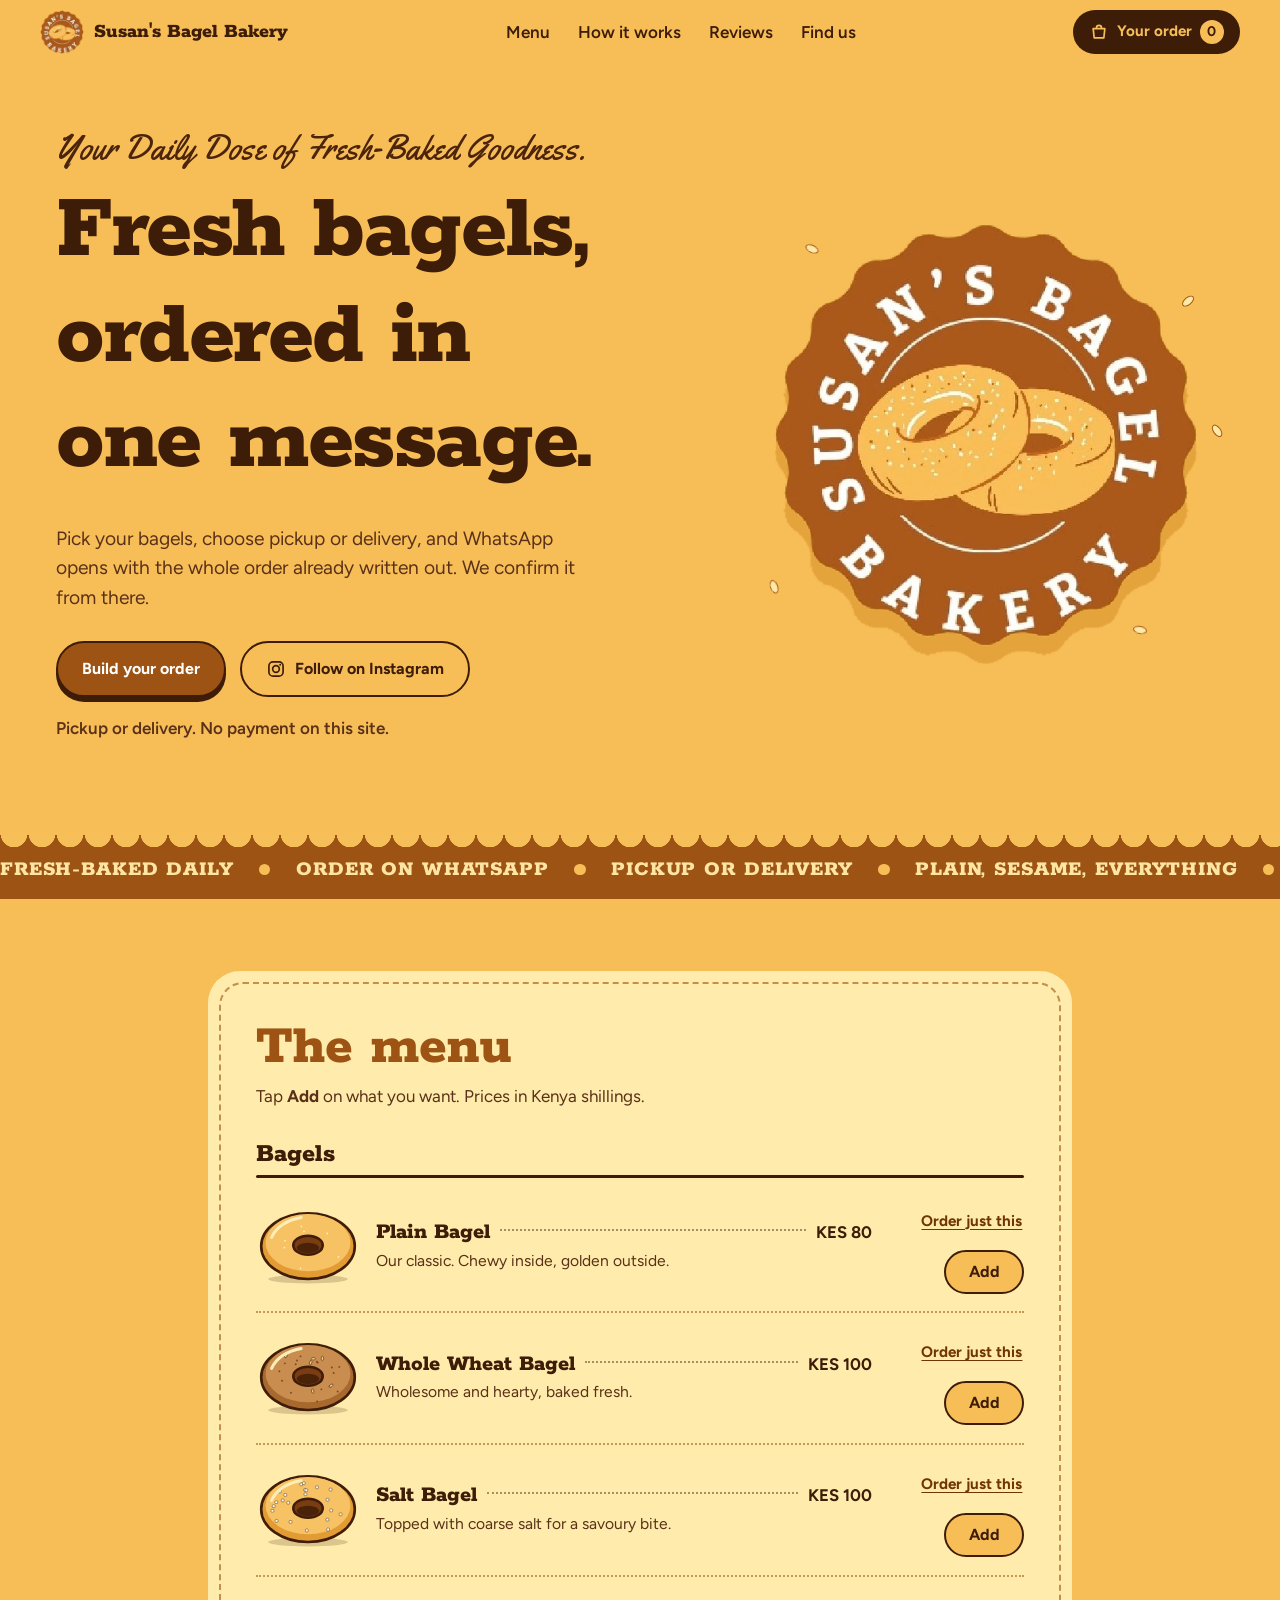
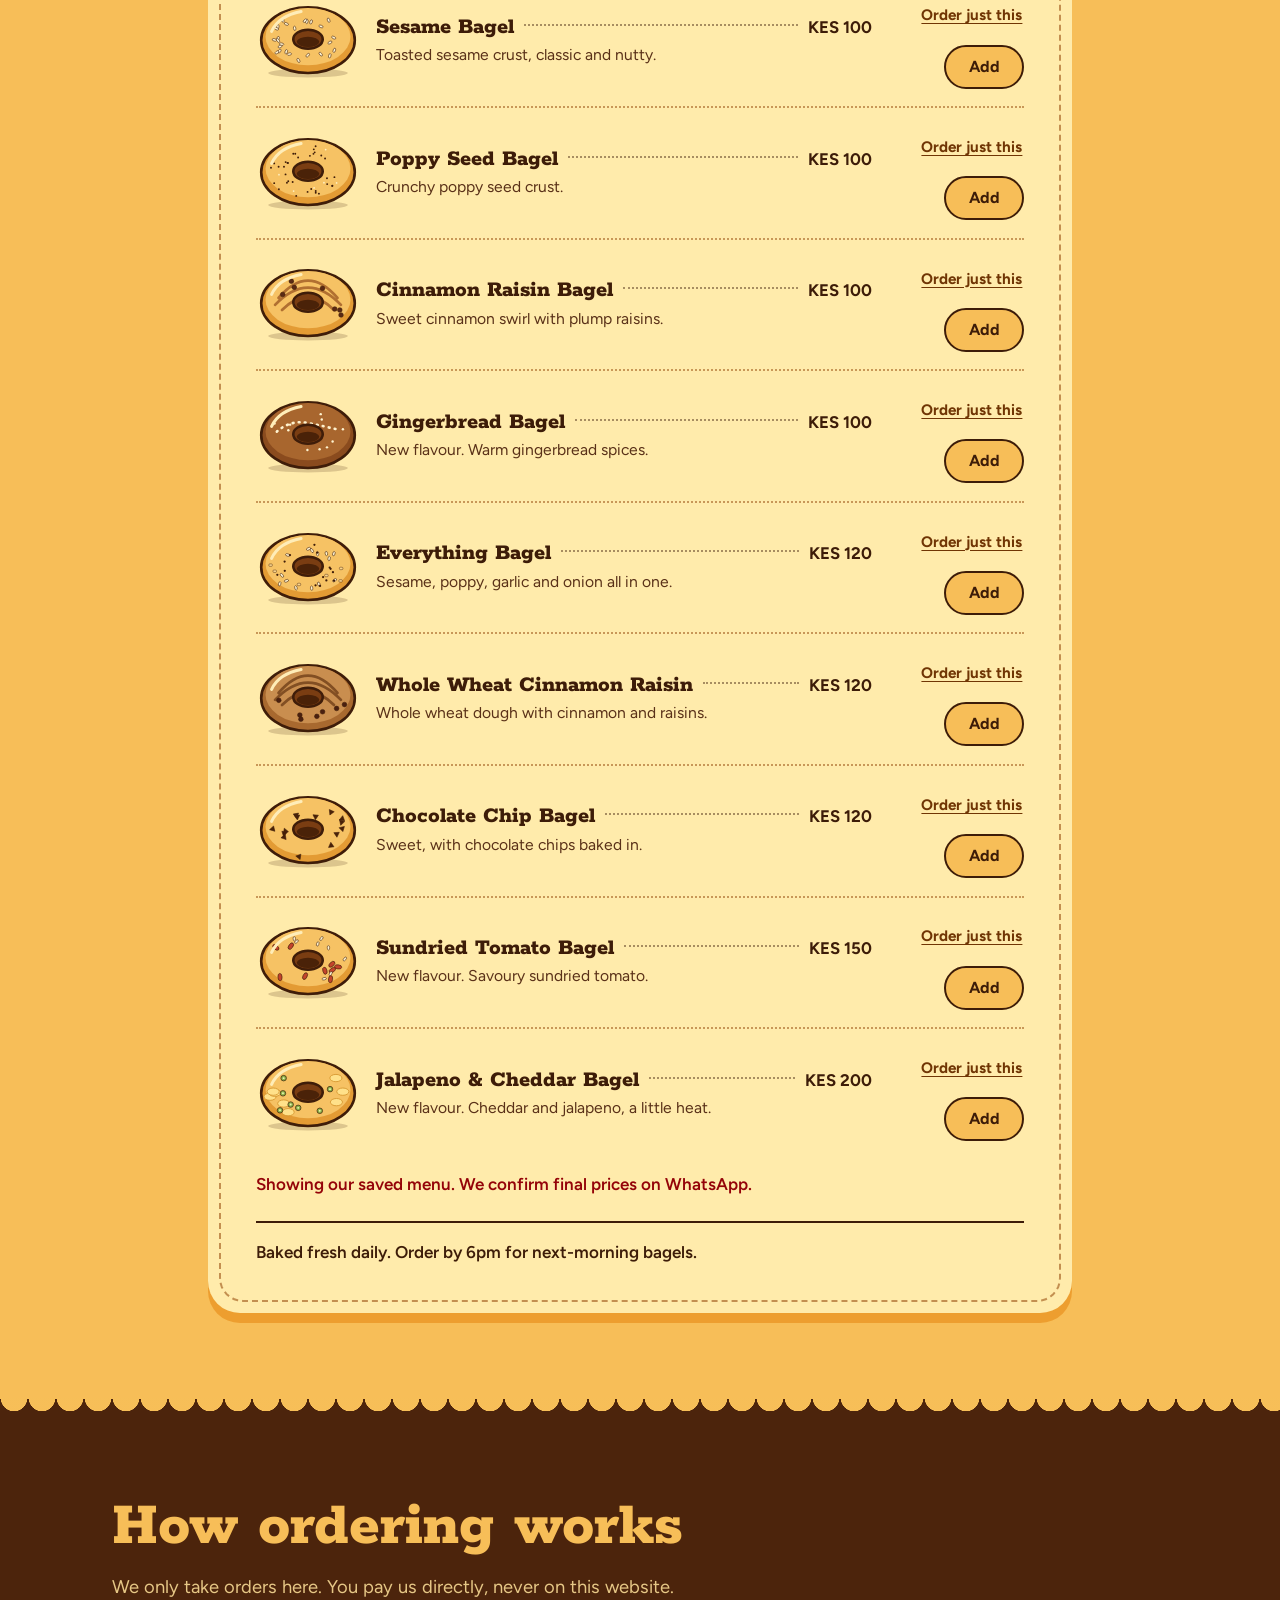
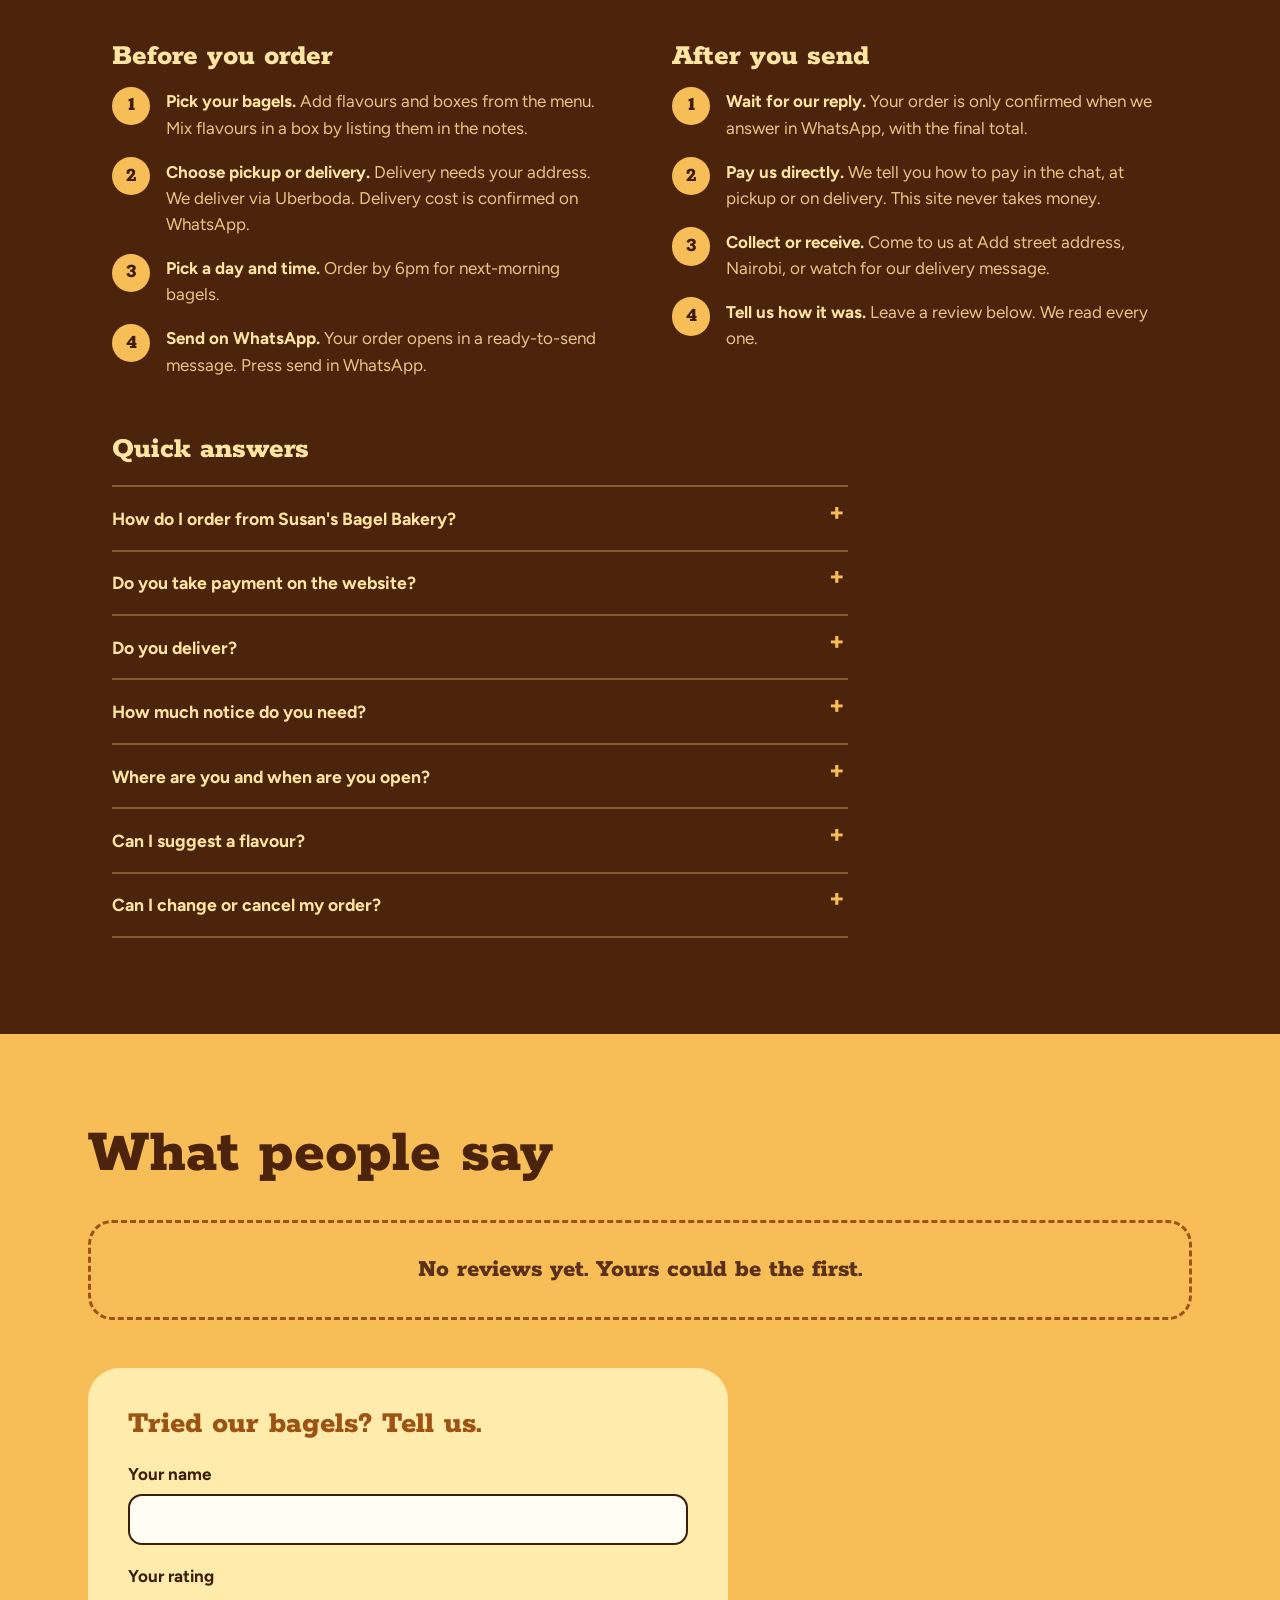
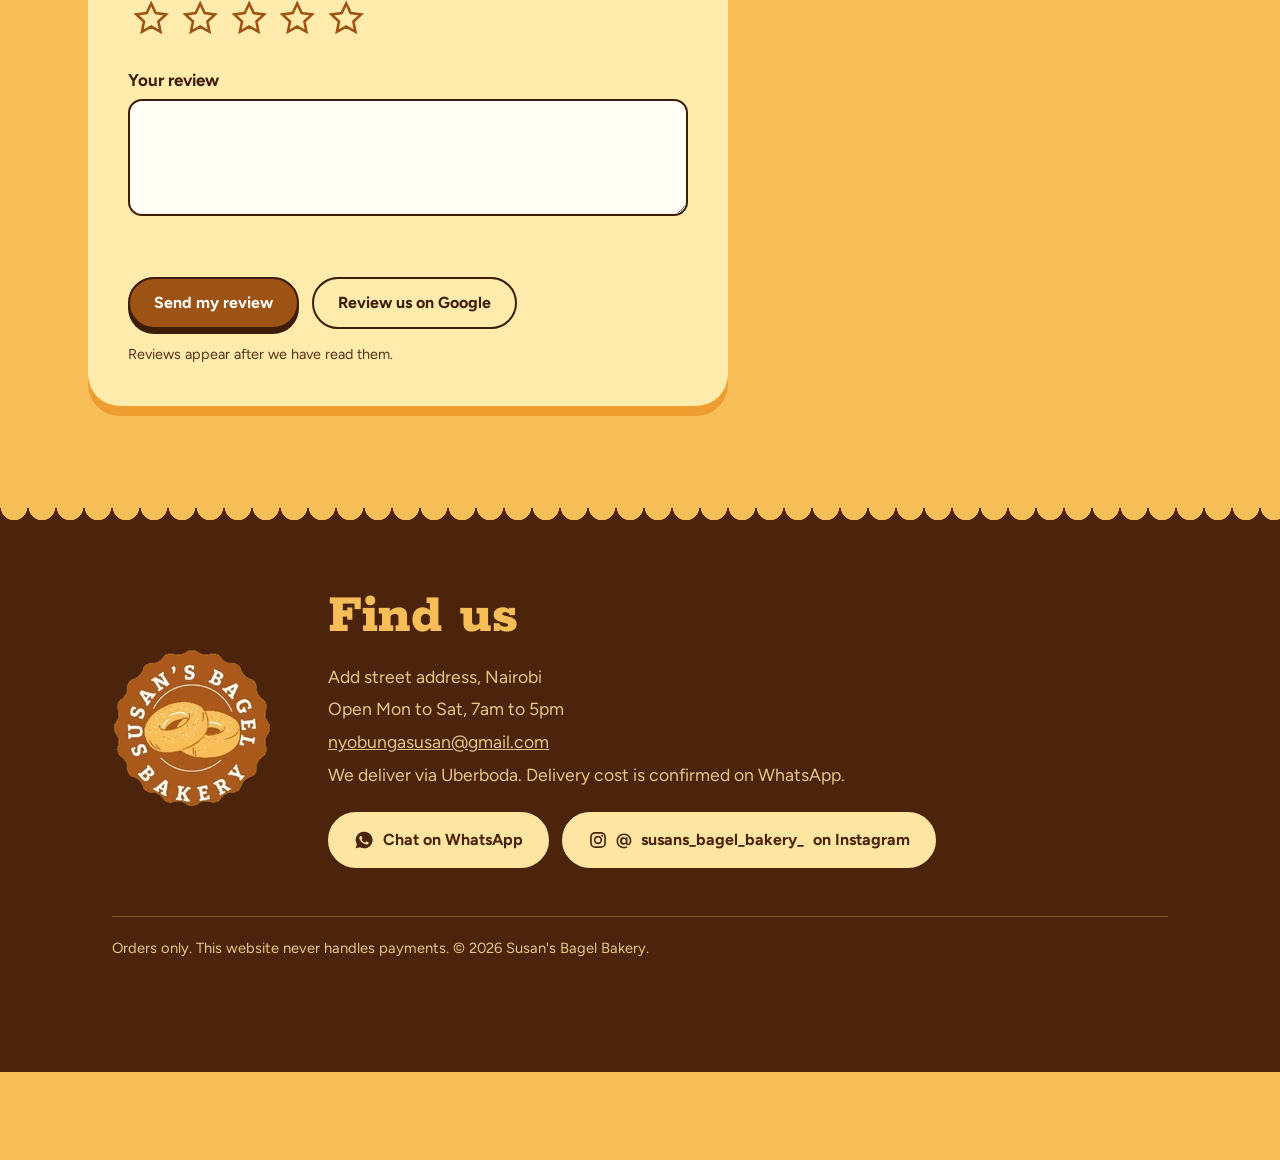
<file: site/index.html>
<!doctype html>
<html lang="en">
<head>
<meta charset="utf-8">
<meta name="viewport" content="width=device-width, initial-scale=1, viewport-fit=cover">
<title>Susan's Bagel Bakery | Order Fresh Bagels on WhatsApp, Nairobi</title>
<meta name="description" content="Fresh-baked bagels in Nairobi. Pick your bagels, choose pickup or delivery, and send your order straight to WhatsApp. No payment on the site.">
<link rel="canonical" href="https://ipswyworld.github.io/susans-bagel-bakery/">
<meta name="theme-color" content="#F9BC53">
<meta name="robots" content="noindex, nofollow">

<link rel="icon" href="favicon.ico" sizes="48x48">
<link rel="icon" type="image/png" sizes="32x32" href="assets/favicon-32.png">
<link rel="icon" type="image/png" sizes="16x16" href="assets/favicon-16.png">
<link rel="apple-touch-icon" href="assets/apple-touch-icon.png">
<link rel="manifest" href="site.webmanifest">

<meta property="og:type" content="website">
<meta property="og:site_name" content="Susan's Bagel Bakery">
<meta property="og:title" content="Susan's Bagel Bakery | Fresh bagels, ordered on WhatsApp">
<meta property="og:description" content="Your Daily Dose of Fresh-Baked Goodness. Build an order here, send it on WhatsApp.">
<meta property="og:url" content="https://ipswyworld.github.io/susans-bagel-bakery/">
<meta property="og:image" content="https://ipswyworld.github.io/susans-bagel-bakery/assets/og-image.jpg">
<meta property="og:image:width" content="1200">
<meta property="og:image:height" content="630">
<meta property="og:image:alt" content="Susan's Bagel Bakery badge with two golden bagels on a yellow background">
<meta name="twitter:card" content="summary_large_image">

<link rel="preconnect" href="https://fonts.googleapis.com">
<link rel="preconnect" href="https://fonts.gstatic.com" crossorigin>
<link href="https://fonts.googleapis.com/css2?family=Figtree:wght@400;600;700&family=Rokkitt:wght@700;800&family=Yellowtail&display=swap" rel="stylesheet">
<link rel="preload" as="image" href="assets/badge-720.webp" type="image/webp">
<link rel="stylesheet" href="css/style.css">

<script type="application/ld+json">
{
  "@context": "https://schema.org",
  "@graph": [
    {
      "@type": [
        "Bakery",
        "LocalBusiness"
      ],
      "@id": "https://ipswyworld.github.io/susans-bagel-bakery/#bakery",
      "name": "Susan's Bagel Bakery",
      "slogan": "Your Daily Dose of Fresh-Baked Goodness.",
      "url": "https://ipswyworld.github.io/susans-bagel-bakery/",
      "image": "https://ipswyworld.github.io/susans-bagel-bakery/assets/og-image.jpg",
      "logo": "https://ipswyworld.github.io/susans-bagel-bakery/assets/icon-512.png",
      "telephone": "+254708817454",
      "email": "nyobungasusan@gmail.com",
      "priceRange": "KES 80 - KES 200",
      "servesCuisine": "Bagels",
      "address": {
        "@type": "PostalAddress",
        "streetAddress": "Add street address, Nairobi",
        "addressLocality": "Nairobi",
        "addressCountry": "KE"
      },
      "openingHours": "Mon to Sat, 7am to 5pm",
      "sameAs": [
        "https://www.instagram.com/susans_bagel_bakery_/"
      ],
      "hasMenu": {
        "@type": "Menu",
        "name": "Bagel menu",
        "hasMenuSection": [
          {
            "@type": "MenuSection",
            "name": "Bagels",
            "hasMenuItem": [
              {
                "@type": "MenuItem",
                "name": "Plain Bagel",
                "description": "Our classic. Chewy inside, golden outside.",
                "offers": {
                  "@type": "Offer",
                  "price": "80",
                  "priceCurrency": "KES",
                  "availability": "https://schema.org/InStock"
                }
              },
              {
                "@type": "MenuItem",
                "name": "Whole Wheat Bagel",
                "description": "Wholesome and hearty, baked fresh.",
                "offers": {
                  "@type": "Offer",
                  "price": "100",
                  "priceCurrency": "KES",
                  "availability": "https://schema.org/InStock"
                }
              },
              {
                "@type": "MenuItem",
                "name": "Salt Bagel",
                "description": "Topped with coarse salt for a savoury bite.",
                "offers": {
                  "@type": "Offer",
                  "price": "100",
                  "priceCurrency": "KES",
                  "availability": "https://schema.org/InStock"
                }
              },
              {
                "@type": "MenuItem",
                "name": "Sesame Bagel",
                "description": "Toasted sesame crust, classic and nutty.",
                "offers": {
                  "@type": "Offer",
                  "price": "100",
                  "priceCurrency": "KES",
                  "availability": "https://schema.org/InStock"
                }
              },
              {
                "@type": "MenuItem",
                "name": "Poppy Seed Bagel",
                "description": "Crunchy poppy seed crust.",
                "offers": {
                  "@type": "Offer",
                  "price": "100",
                  "priceCurrency": "KES",
                  "availability": "https://schema.org/InStock"
                }
              },
              {
                "@type": "MenuItem",
                "name": "Cinnamon Raisin Bagel",
                "description": "Sweet cinnamon swirl with plump raisins.",
                "offers": {
                  "@type": "Offer",
                  "price": "100",
                  "priceCurrency": "KES",
                  "availability": "https://schema.org/InStock"
                }
              },
              {
                "@type": "MenuItem",
                "name": "Gingerbread Bagel",
                "description": "New flavour. Warm gingerbread spices.",
                "offers": {
                  "@type": "Offer",
                  "price": "100",
                  "priceCurrency": "KES",
                  "availability": "https://schema.org/InStock"
                }
              },
              {
                "@type": "MenuItem",
                "name": "Everything Bagel",
                "description": "Sesame, poppy, garlic and onion all in one.",
                "offers": {
                  "@type": "Offer",
                  "price": "120",
                  "priceCurrency": "KES",
                  "availability": "https://schema.org/InStock"
                }
              },
              {
                "@type": "MenuItem",
                "name": "Whole Wheat Cinnamon Raisin",
                "description": "Whole wheat dough with cinnamon and raisins.",
                "offers": {
                  "@type": "Offer",
                  "price": "120",
                  "priceCurrency": "KES",
                  "availability": "https://schema.org/InStock"
                }
              },
              {
                "@type": "MenuItem",
                "name": "Chocolate Chip Bagel",
                "description": "Sweet, with chocolate chips baked in.",
                "offers": {
                  "@type": "Offer",
                  "price": "120",
                  "priceCurrency": "KES",
                  "availability": "https://schema.org/InStock"
                }
              },
              {
                "@type": "MenuItem",
                "name": "Sundried Tomato Bagel",
                "description": "New flavour. Savoury sundried tomato.",
                "offers": {
                  "@type": "Offer",
                  "price": "150",
                  "priceCurrency": "KES",
                  "availability": "https://schema.org/InStock"
                }
              },
              {
                "@type": "MenuItem",
                "name": "Jalapeno & Cheddar Bagel",
                "description": "New flavour. Cheddar and jalapeno, a little heat.",
                "offers": {
                  "@type": "Offer",
                  "price": "200",
                  "priceCurrency": "KES",
                  "availability": "https://schema.org/InStock"
                }
              }
            ]
          }
        ]
      },
      "potentialAction": {
        "@type": "OrderAction",
        "target": {
          "@type": "EntryPoint",
          "urlTemplate": "https://wa.me/254708817454",
          "actionPlatform": "http://schema.org/DesktopWebPlatform"
        },
        "deliveryMethod": [
          "http://purl.org/goodrelations/v1#DeliveryModePickUp",
          "http://purl.org/goodrelations/v1#DeliveryModeOwnFleet"
        ]
      }
    },
    {
      "@type": "FAQPage",
      "mainEntity": [
        {
          "@type": "Question",
          "name": "How do I order from Susan's Bagel Bakery?",
          "acceptedAnswer": {
            "@type": "Answer",
            "text": "Add bagels on this page, press Review order, enter your name and when you want them, then send. WhatsApp opens with your whole order already written out. Your order is confirmed once we reply."
          }
        },
        {
          "@type": "Question",
          "name": "Do you take payment on the website?",
          "acceptedAnswer": {
            "@type": "Answer",
            "text": "No. This site only sends your order to us. Payment is arranged directly with us on WhatsApp, at pickup or on delivery."
          }
        },
        {
          "@type": "Question",
          "name": "Do you deliver?",
          "acceptedAnswer": {
            "@type": "Answer",
            "text": "We deliver via Uberboda. Delivery cost is confirmed on WhatsApp."
          }
        },
        {
          "@type": "Question",
          "name": "How much notice do you need?",
          "acceptedAnswer": {
            "@type": "Answer",
            "text": "Order by 6pm for next-morning bagels."
          }
        },
        {
          "@type": "Question",
          "name": "Where are you and when are you open?",
          "acceptedAnswer": {
            "@type": "Answer",
            "text": "Add street address, Nairobi. Open Mon to Sat, 7am to 5pm."
          }
        },
        {
          "@type": "Question",
          "name": "Can I suggest a flavour?",
          "acceptedAnswer": {
            "@type": "Answer",
            "text": "Yes. Tell us on WhatsApp which flavour you would like to see, we love hearing what to bake next."
          }
        },
        {
          "@type": "Question",
          "name": "Can I change or cancel my order?",
          "acceptedAnswer": {
            "@type": "Answer",
            "text": "Message us in the same WhatsApp chat as soon as you can. Changes are easiest before baking starts, so earlier is better."
          }
        }
      ]
    },
    {
      "@type": "WebSite",
      "name": "Susan's Bagel Bakery",
      "url": "https://ipswyworld.github.io/susans-bagel-bakery/"
    }
  ]
}
</script>
</head>
<body>
<a class="skip" href="#menu">Skip to the menu</a>

<header class="top" id="top-bar">
  <a class="brand" href="#top" aria-label="Susan's Bagel Bakery, back to top">
    <img src="assets/badge-96.webp" alt="" width="44" height="44">
    <span>Susan's Bagel Bakery</span>
  </a>
  <nav class="nav" aria-label="Sections">
    <a href="#menu">Menu</a>
    <a href="#how">How it works</a>
    <a href="#reviews">Reviews</a>
    <a href="#find">Find us</a>
  </nav>
  <button class="cart-pill" id="cart-pill" type="button" aria-haspopup="dialog">
    <svg viewBox="0 0 24 24" width="20" height="20" aria-hidden="true"><path d="M5 8h14l-1.2 11H6.2L5 8Zm4-1a3 3 0 0 1 6 0" fill="none" stroke="currentColor" stroke-width="2" stroke-linecap="round" stroke-linejoin="round"/></svg>
    <span class="cart-label">Your order</span>
    <span class="cart-count" id="cart-count" aria-live="polite">0</span>
  </button>
</header>

<noscript><p class="noscript">The order builder needs JavaScript. You can still order by messaging us on <a href="https://wa.me/254708817454">WhatsApp</a>.</p></noscript>

<main id="top">
  <!-- HERO -->
  <section class="hero">
    <div class="hero-copy">
      <p class="script rise" style="--d:0ms">Your Daily Dose of Fresh-Baked Goodness.</p>
      <h1>
        <span class="line"><span style="--d:80ms">Fresh bagels,</span></span>
        <span class="line"><span style="--d:170ms">ordered in</span></span>
        <span class="line"><span style="--d:260ms">one message.</span></span>
      </h1>
      <p class="lede rise" style="--d:380ms">Pick your bagels, choose pickup or delivery, and WhatsApp opens with the whole order already written out. We confirm it from there.</p>
      <div class="hero-cta rise" style="--d:480ms">
        <a class="btn btn-primary" href="#menu">Build your order</a>
        <a class="btn btn-ghost" href="https://www.instagram.com/susans_bagel_bakery_/" target="_blank" rel="noopener">
          <svg viewBox="0 0 24 24" width="20" height="20" aria-hidden="true"><rect x="3.5" y="3.5" width="17" height="17" rx="5" fill="none" stroke="currentColor" stroke-width="2"/><circle cx="12" cy="12" r="4" fill="none" stroke="currentColor" stroke-width="2"/><circle cx="17" cy="7" r="1.2" fill="currentColor"/></svg>
          Follow on Instagram
        </a>
      </div>
      <p class="hero-note rise" style="--d:560ms">Pickup or delivery. No payment on this site.</p>
    </div>
    <div class="hero-art" id="hero-art">
      <div class="badge-wrap" id="badge-wrap">
        <img class="badge" src="assets/badge-720.webp" width="720" height="720" alt="Susan's Bagel Bakery badge: two golden bagels inside a scalloped brown seal" fetchpriority="high">
      </div>
      <span class="seed s1"></span><span class="seed s2"></span><span class="seed s3"></span><span class="seed s4"></span><span class="seed s5"></span>
    </div>
  </section>

  <div class="ticker" aria-hidden="true">
    <div class="ticker-track">
      <span>Fresh-baked daily</span><i></i><span>Order on WhatsApp</span><i></i><span>Pickup or delivery</span><i></i><span>Plain, sesame, everything</span><i></i>
      <span>Fresh-baked daily</span><i></i><span>Order on WhatsApp</span><i></i><span>Pickup or delivery</span><i></i><span>Plain, sesame, everything</span><i></i>
    </div>
  </div>

  <!-- MENU -->
  <section class="menu-section" id="menu" aria-labelledby="menu-h">
    <div class="slip">
      <div class="slip-head">
        <h2 id="menu-h">The menu</h2>
        <p>Tap <b>Add</b> on what you want. Prices in Kenya shillings.</p>
      </div>
      <div id="menu-list" aria-live="polite">
<h3 class="menu-cat">Bagels</h3><ul class="static-menu">
<li><strong>Plain Bagel</strong> <span>KES 80</span><p>Our classic. Chewy inside, golden outside.</p></li>
<li><strong>Whole Wheat Bagel</strong> <span>KES 100</span><p>Wholesome and hearty, baked fresh.</p></li>
<li><strong>Salt Bagel</strong> <span>KES 100</span><p>Topped with coarse salt for a savoury bite.</p></li>
<li><strong>Sesame Bagel</strong> <span>KES 100</span><p>Toasted sesame crust, classic and nutty.</p></li>
<li><strong>Poppy Seed Bagel</strong> <span>KES 100</span><p>Crunchy poppy seed crust.</p></li>
<li><strong>Cinnamon Raisin Bagel</strong> <span>KES 100</span><p>Sweet cinnamon swirl with plump raisins.</p></li>
<li><strong>Gingerbread Bagel</strong> <span>KES 100</span><p>New flavour. Warm gingerbread spices.</p></li>
<li><strong>Everything Bagel</strong> <span>KES 120</span><p>Sesame, poppy, garlic and onion all in one.</p></li>
<li><strong>Whole Wheat Cinnamon Raisin</strong> <span>KES 120</span><p>Whole wheat dough with cinnamon and raisins.</p></li>
<li><strong>Chocolate Chip Bagel</strong> <span>KES 120</span><p>Sweet, with chocolate chips baked in.</p></li>
<li><strong>Sundried Tomato Bagel</strong> <span>KES 150</span><p>New flavour. Savoury sundried tomato.</p></li>
<li><strong>Jalapeno &amp; Cheddar Bagel</strong> <span>KES 200</span><p>New flavour. Cheddar and jalapeno, a little heat.</p></li>
</ul>
      </div>
      <p class="slip-foot">Baked fresh daily. <span data-s="lead_time">Order by 6pm for next-morning bagels.</span></p>
    </div>
  </section>

  <!-- HOW IT WORKS -->
  <section class="how" id="how" aria-labelledby="how-h">
    <div class="how-inner">
      <h2 id="how-h">How ordering works</h2>
      <p class="how-sub">We only take orders here. You pay us directly, never on this website.</p>
      <div class="how-grid">
        <div class="how-col reveal">
          <h3>Before you order</h3>
          <ol class="steps">
            <li><b>Pick your bagels.</b> Add flavours and boxes from the menu. Mix flavours in a box by listing them in the notes.</li>
            <li><b>Choose pickup or delivery.</b> Delivery needs your address. <span data-s="delivery_info">We deliver via Uberboda. Delivery cost is confirmed on WhatsApp.</span></li>
            <li><b>Pick a day and time.</b> <span data-s="lead_time">Order by 6pm for next-morning bagels.</span></li>
            <li><b>Send on WhatsApp.</b> Your order opens in a ready-to-send message. Press send in WhatsApp.</li>
          </ol>
        </div>
        <div class="how-col reveal">
          <h3>After you send</h3>
          <ol class="steps">
            <li><b>Wait for our reply.</b> Your order is only confirmed when we answer in WhatsApp, with the final total.</li>
            <li><b>Pay us directly.</b> We tell you how to pay in the chat, at pickup or on delivery. This site never takes money.</li>
            <li><b>Collect or receive.</b> Come to us at <span data-s="address">Add street address, Nairobi</span>, or watch for our delivery message.</li>
            <li><b>Tell us how it was.</b> Leave a review below. We read every one.</li>
          </ol>
        </div>
      </div>
      <div class="faq reveal">
        <h3>Quick answers</h3>
<details class="faq-item"><summary>How do I order from Susan&#x27;s Bagel Bakery?</summary><p>Add bagels on this page, press Review order, enter your name and when you want them, then send. WhatsApp opens with your whole order already written out. Your order is confirmed once we reply.</p></details>
<details class="faq-item"><summary>Do you take payment on the website?</summary><p>No. This site only sends your order to us. Payment is arranged directly with us on WhatsApp, at pickup or on delivery.</p></details>
<details class="faq-item"><summary>Do you deliver?</summary><p>We deliver via Uberboda. Delivery cost is confirmed on WhatsApp.</p></details>
<details class="faq-item"><summary>How much notice do you need?</summary><p>Order by 6pm for next-morning bagels.</p></details>
<details class="faq-item"><summary>Where are you and when are you open?</summary><p>Add street address, Nairobi. Open Mon to Sat, 7am to 5pm.</p></details>
<details class="faq-item"><summary>Can I suggest a flavour?</summary><p>Yes. Tell us on WhatsApp which flavour you would like to see, we love hearing what to bake next.</p></details>
<details class="faq-item"><summary>Can I change or cancel my order?</summary><p>Message us in the same WhatsApp chat as soon as you can. Changes are easiest before baking starts, so earlier is better.</p></details>
      </div>
    </div>
  </section>

  <!-- REVIEWS -->
  <section class="reviews" id="reviews" aria-labelledby="rev-h">
    <div class="reviews-head">
      <h2 id="rev-h">What people say</h2>
      <div class="rating-summary" id="rating-summary" hidden></div>
    </div>
    <div class="review-wall" id="review-wall"></div>

    <form class="review-form" id="review-form" novalidate>
      <h3>Tried our bagels? Tell us.</h3>
      <div class="field">
        <label for="rv-name">Your name</label>
        <input id="rv-name" name="name" maxlength="60" autocomplete="given-name" required>
      </div>
      <fieldset class="field stars">
        <legend>Your rating</legend>
        <div class="star-input">
          <input type="radio" name="rating" id="st5" value="5"><label for="st5" title="5 stars"><span class="sr">5 stars</span><svg viewBox="0 0 24 24" aria-hidden="true"><path d="m12 2.8 2.8 6 6.5.8-4.8 4.5 1.3 6.4L12 17.2 6.2 20.5l1.3-6.4L2.7 9.6l6.5-.8z"/></svg></label>
          <input type="radio" name="rating" id="st4" value="4"><label for="st4" title="4 stars"><span class="sr">4 stars</span><svg viewBox="0 0 24 24" aria-hidden="true"><path d="m12 2.8 2.8 6 6.5.8-4.8 4.5 1.3 6.4L12 17.2 6.2 20.5l1.3-6.4L2.7 9.6l6.5-.8z"/></svg></label>
          <input type="radio" name="rating" id="st3" value="3"><label for="st3" title="3 stars"><span class="sr">3 stars</span><svg viewBox="0 0 24 24" aria-hidden="true"><path d="m12 2.8 2.8 6 6.5.8-4.8 4.5 1.3 6.4L12 17.2 6.2 20.5l1.3-6.4L2.7 9.6l6.5-.8z"/></svg></label>
          <input type="radio" name="rating" id="st2" value="2"><label for="st2" title="2 stars"><span class="sr">2 stars</span><svg viewBox="0 0 24 24" aria-hidden="true"><path d="m12 2.8 2.8 6 6.5.8-4.8 4.5 1.3 6.4L12 17.2 6.2 20.5l1.3-6.4L2.7 9.6l6.5-.8z"/></svg></label>
          <input type="radio" name="rating" id="st1" value="1"><label for="st1" title="1 star"><span class="sr">1 star</span><svg viewBox="0 0 24 24" aria-hidden="true"><path d="m12 2.8 2.8 6 6.5.8-4.8 4.5 1.3 6.4L12 17.2 6.2 20.5l1.3-6.4L2.7 9.6l6.5-.8z"/></svg></label>
        </div>
      </fieldset>
      <div class="field">
        <label for="rv-comment">Your review</label>
        <textarea id="rv-comment" name="comment" rows="4" maxlength="800" required></textarea>
      </div>
      <div class="hp" aria-hidden="true"><label>Website <input name="website" tabindex="-1" autocomplete="off"></label></div>
      <p class="form-msg" id="review-msg" role="status"></p>
      <div class="review-actions">
        <button class="btn btn-primary" type="submit">Send my review</button>
        <a class="btn btn-ghost" id="google-review" href="#" target="_blank" rel="noopener" hidden>Review us on Google</a>
      </div>
      <p class="fine">Reviews appear after we have read them.</p>
    </form>
  </section>
</main>

<!-- FIND US -->
<footer class="find" id="find">
  <div class="find-inner">
    <img class="find-badge" src="assets/badge-160.webp" alt="" width="160" height="160" loading="lazy">
    <div class="find-info">
      <h2>Find us</h2>
      <address>
        <p><span data-s="address">Add street address, Nairobi</span></p>
        <p>Open <span data-s="hours">Mon to Sat, 7am to 5pm</span></p>
        <p><a href="mailto:nyobungasusan@gmail.com" id="email-link" data-s="email">nyobungasusan@gmail.com</a></p>
        <p><span data-s="delivery_info">We deliver via Uberboda. Delivery cost is confirmed on WhatsApp.</span></p>
      </address>
      <div class="find-links">
        <a class="btn btn-light" id="wa-link" href="https://wa.me/254708817454" target="_blank" rel="noopener">
          <svg viewBox="0 0 24 24" width="20" height="20" aria-hidden="true"><path fill="currentColor" d="M12 2a9.9 9.9 0 0 0-8.5 15L2 22l5.2-1.4A10 10 0 1 0 12 2Zm5.3 14.1c-.2.6-1.3 1.2-1.8 1.2-.5.1-1 .2-3.3-.7-2.8-1.2-4.6-4-4.7-4.2-.1-.2-1.100-1.500-1.100-2.800 0-1.300.7-1.900.9-2.200.2-.3.5-.3.7-.3h.5c.2 0 .4 0 .6.5l.8 2c.1.2.1.4 0 .5l-.3.5-.4.4c-.1.2-.3.3-.1.6.2.300.8 1.300 1.700 2.100 1.200 1 2.100 1.300 2.400 1.400.3.100.5.100.6-.1l.9-1.100c.2-.3.4-.2.600-.1l1.900.9c.3.1.5.2.5.3.1.100.1.700-.1 1.300Z"/></svg>
          Chat on WhatsApp
        </a>
        <a class="btn btn-light" href="https://www.instagram.com/susans_bagel_bakery_/" target="_blank" rel="noopener">
          <svg viewBox="0 0 24 24" width="20" height="20" aria-hidden="true"><rect x="3.5" y="3.5" width="17" height="17" rx="5" fill="none" stroke="currentColor" stroke-width="2"/><circle cx="12" cy="12" r="4" fill="none" stroke="currentColor" stroke-width="2"/><circle cx="17" cy="7" r="1.2" fill="currentColor"/></svg>
          @<span data-s="instagram">susans_bagel_bakery_</span> on Instagram
        </a>
      </div>
    </div>
  </div>
  <p class="legal">Orders only. This website never handles payments. &copy; <span id="yr">2026</span> Susan's Bagel Bakery.</p>
</footer>

<!-- cart bar + order dialog -->
<div class="cart-bar" id="cart-bar" hidden>
  <div><b id="bar-count">0 items</b> <span id="bar-total"></span></div>
  <button class="btn btn-primary" id="bar-open" type="button">Review order</button>
</div>

<dialog class="order" id="order" aria-labelledby="order-h">
  <form method="dialog" id="order-form" novalidate>
    <div class="order-head">
      <h2 id="order-h">Your order</h2>
      <button class="x" type="button" id="order-close" aria-label="Close order">
        <svg viewBox="0 0 24 24" width="22" height="22" aria-hidden="true"><path d="M6 6l12 12M18 6 6 18" stroke="currentColor" stroke-width="2.4" stroke-linecap="round"/></svg>
      </button>
    </div>
    <div id="order-body">
      <ul class="order-lines" id="order-lines"></ul>
      <p class="order-total"><span>Estimated total</span> <b id="order-total"></b></p>
      <p class="warn" id="min-warn" hidden></p>

      <div class="field">
        <label for="o-name">Your name</label>
        <input id="o-name" name="name" autocomplete="given-name" maxlength="60" required>
      </div>
      <fieldset class="field choice">
        <legend>How do you want them?</legend>
        <label class="pick"><input type="radio" name="method" value="Pickup" checked><span>Pickup</span></label>
        <label class="pick"><input type="radio" name="method" value="Delivery"><span>Delivery</span></label>
      </fieldset>
      <div class="field" id="addr-field">
        <label for="o-addr" id="addr-label">Your address <small>(optional for pickup)</small></label>
        <textarea id="o-addr" name="address" rows="2" maxlength="240" autocomplete="street-address" placeholder="Building, street, area"></textarea>
      </div>
      <div class="field">
        <label class="chk"><input type="checkbox" id="o-other" name="other"> Someone else is collecting or receiving</label>
      </div>
      <div class="field" id="collector-field" hidden>
        <label for="o-cname">Collector's name</label>
        <input id="o-cname" name="collector" maxlength="60" autocomplete="off">
      </div>
      <div class="field">
        <label for="o-phone" id="phone-label">Contact number of the person collecting</label>
        <input id="o-phone" name="phone" type="tel" inputmode="tel" autocomplete="tel" maxlength="20" placeholder="0712 345 678" required>
      </div>
      <div class="field two">
        <div>
          <label for="o-date">Day</label>
          <input id="o-date" name="date" type="date" required>
        </div>
        <div>
          <label for="o-time">Time</label>
          <input id="o-time" name="time" type="time" step="900" required>
        </div>
      </div>
      <div class="field">
        <label for="o-notes">Notes <small>(optional)</small></label>
        <textarea id="o-notes" name="notes" rows="2" maxlength="300" placeholder="Box flavours, sliced, allergies"></textarea>
      </div>
      <p class="form-msg" id="order-msg" role="alert" aria-live="assertive"></p>
      <p class="demo-warn" id="demo-warn" hidden>Demo mode: the WhatsApp number is still a placeholder.</p>
      <button class="btn btn-primary btn-wide" id="send-wa" type="submit">
        <svg viewBox="0 0 24 24" width="22" height="22" aria-hidden="true"><path fill="currentColor" d="M12 2a9.9 9.9 0 0 0-8.5 15L2 22l5.200-1.400A10 10 0 1 0 12 2Zm5.300 14.100c-.2.600-1.300 1.200-1.800 1.200-.5.100-1 .2-3.300-.7-2.800-1.200-4.600-4-4.700-4.200-.1-.2-1.100-1.500-1.100-2.800 0-1.300.7-1.900.9-2.200.2-.3.5-.3.7-.3h.5c.2 0 .4 0 .6.5l.8 2c.1.2.1.4 0 .5l-.3.5-.4.4c-.1.2-.3.3-.1.6.2.3.8 1.300 1.700 2.100 1.200 1 2.100 1.300 2.400 1.400.3.100.5.100.6-.1l.9-1.100c.2-.3.4-.2.6-.1l1.900.9c.3.1.5.2.5.3.1.1.1.7-.1 1.300Z"/></svg>
        Send order on WhatsApp
      </button>
      <p class="fine">Nothing is paid here. The order is confirmed when we reply.</p>
    </div>
    <div id="order-done" hidden>
      <p class="done-title" id="done-title" tabindex="-1">WhatsApp should be open.</p>
      <p>Press <b>send</b> in WhatsApp to place your order. If nothing opened, <a id="wa-retry" href="#" target="_blank" rel="noopener">open WhatsApp again</a>.</p>
      <ol class="steps small">
        <li>We reply to confirm the total and timing.</li>
        <li>You pay us directly, at pickup or on delivery.</li>
        <li>Enjoy, then leave us a review.</li>
      </ol>
      <button class="btn btn-ghost btn-wide" type="button" id="order-reset">Start a new order</button>
    </div>
  </form>
</dialog>

<script src="js/config.js"></script>
<script src="js/app.js" defer></script>
</body>
</html>
</file>
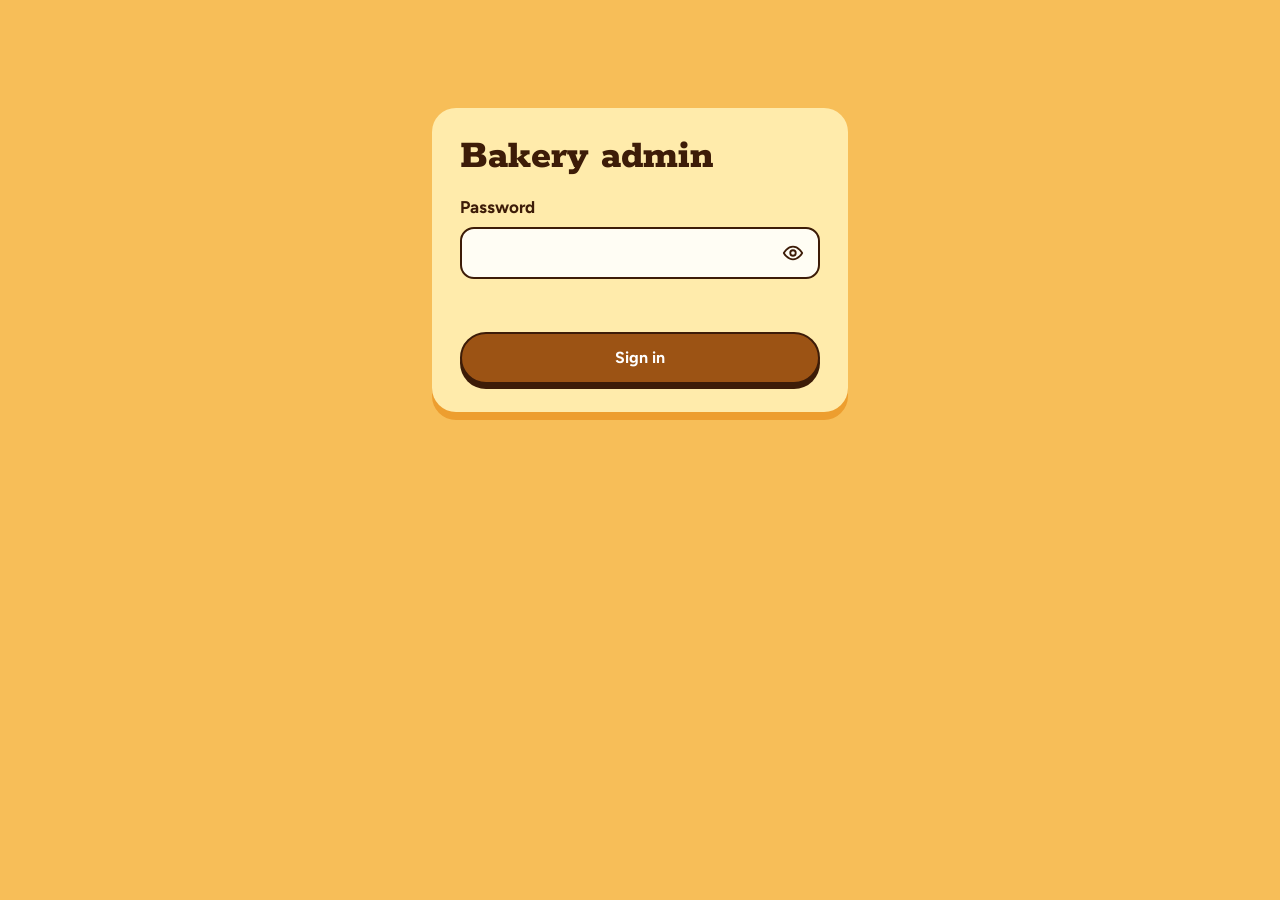
<file: site/admin/index.html>
<!doctype html>
<html lang="en">
<head>
<meta charset="utf-8">
<meta name="viewport" content="width=device-width, initial-scale=1">
<meta name="robots" content="noindex, nofollow">
<title>Bakery admin | Susan's Bagel Bakery</title>
<link rel="icon" href="../favicon.ico" sizes="48x48">
<link rel="preconnect" href="https://fonts.googleapis.com">
<link rel="preconnect" href="https://fonts.gstatic.com" crossorigin>
<link href="https://fonts.googleapis.com/css2?family=Figtree:wght@400;600;700&family=Rokkitt:wght@700;800&display=swap" rel="stylesheet">
<link rel="stylesheet" href="../css/style.css">
<style>
  body { padding-bottom: 3rem; }
  .wrap { max-width: 62rem; margin: 0 auto; padding: 1.25rem var(--gutter) 3rem; }
  .bar { display: flex; align-items: center; justify-content: space-between; gap: 1rem; flex-wrap: wrap; margin-bottom: 1.5rem; }
  .bar h1 { font-size: 2.4rem; }
  .tabs { display: flex; gap: .5rem; margin-bottom: 1.5rem; flex-wrap: wrap; }
  .tabs button[aria-selected=true] { background: var(--ink); color: var(--yellow); }
  .tabs button { font: 700 1rem/1 var(--body); padding: .8rem 1.3rem; border-radius: 999px; border: 2.5px solid var(--ink); background: transparent; cursor: pointer; min-height: 2.9rem; }
  .panel { background: var(--butter); border-radius: 1.5rem; padding: clamp(1rem, 3vw, 1.75rem); box-shadow: 0 8px 0 var(--yellow-deep); }
  .login { max-width: 26rem; margin: 12vh auto; }
  .login h1 { font-size: 2.6rem; margin-bottom: 1rem; }
  .item { display: grid; gap: .6rem; grid-template-columns: 1fr; padding: 1rem 0; border-bottom: 2px dotted var(--brown); }
  .item:last-child { border: 0; }
  .item .cols { display: grid; gap: .6rem; grid-template-columns: repeat(auto-fit, minmax(9rem, 1fr)); }
  .item label { font-weight: 700; font-size: .9rem; display: block; margin-bottom: .2rem; }
  .item .acts { display: flex; gap: .6rem; align-items: center; flex-wrap: wrap; }
  .item .btn { min-height: 2.6rem; padding: .6rem 1.1rem; box-shadow: none; }
  .chk { display: inline-flex; gap: .5rem; align-items: center; font-weight: 700; min-height: 2.6rem; }
  .chk input { width: 1.4rem; height: 1.4rem; accent-color: var(--brown); }
  .rev { padding: 1rem 0; border-bottom: 2px dotted var(--brown); }
  .rev .meta { display: flex; gap: .75rem; flex-wrap: wrap; align-items: center; margin-bottom: .4rem; font-weight: 700; }
  .tag { font-size: .8rem; padding: .2rem .6rem; border-radius: 99px; border: 2px solid var(--ink); }
  .tag.pending { background: var(--yellow); } .tag.approved { background: var(--brown); color: #fff; } .tag.rejected { background: transparent; color: var(--danger); border-color: var(--danger); }
  .toast { position: fixed; left: 50%; bottom: 1.25rem; translate: -50% 0; background: var(--ink); color: var(--yellow); padding: .8rem 1.4rem; border-radius: 99px; font-weight: 700; z-index: 60; }
  .pw { position: relative; }
  .pw input { padding-right: 3.4rem !important; }
  .pw-eye { position: absolute; right: .3rem; top: 50%; translate: 0 -50%; width: 2.75rem; height: 2.75rem; border: 0; background: transparent; color: var(--ink); border-radius: 10px; cursor: pointer; display: grid; place-items: center; }
  .pw-eye:hover { background: var(--yellow); }
  .pw-eye .off { display: none; } .pw-eye[aria-pressed=true] .on { display: none; } .pw-eye[aria-pressed=true] .off { display: block; }
  .pw-card { margin-top: 2rem; padding-top: 1.5rem; border-top: 2px solid var(--ink); max-width: 26rem; }
  .qp { display: grid; grid-template-columns: 1fr 7.5rem; gap: .4rem .9rem; align-items: center; padding: .7rem 0; border-bottom: 2px dotted var(--brown); }
  .qp .nm { font-weight: 700; }
  .qp .price-in { display: flex; align-items: center; gap: .4rem; }
  .qp .price-in span { font-weight: 700; }
  .qp input[type=number] { min-height: 2.75rem; padding: .5rem .7rem; text-align: right; }
  .qp .chk { grid-column: 1 / -1; min-height: 2rem; font-weight: 600; }
  .qp.changed { background: oklch(0.9 0.1 85); margin-inline: -.6rem; padding-inline: .6rem; border-radius: 10px; }
  .qp-bar { position: sticky; bottom: .75rem; display: flex; gap: .8rem; align-items: center; flex-wrap: wrap; margin-top: 1rem; }
  @media (min-width: 40rem) { .qp { grid-template-columns: 1fr 8rem auto; } .qp .chk { grid-column: auto; } }
  details.more { margin-top: 2rem; border-top: 2px solid var(--ink); padding-top: 1rem; }
  details.more > summary { cursor: pointer; font: 800 1.5rem/1.2 var(--display); min-height: 2.75rem; }
  [hidden] { display: none !important; }
</style>
</head>
<body>
<div id="login" class="login panel" hidden>
  <h1>Bakery admin</h1>
  <form id="login-form">
    <div class="field"><label for="pw">Password</label><div class="pw"><input id="pw" type="password" autocomplete="current-password" autocapitalize="none" spellcheck="false" required><button class="pw-eye" type="button" aria-pressed="false" aria-label="Show password"><svg class="on" viewBox="0 0 24 24" width="22" height="22" aria-hidden="true"><path d="M2 12s3.6-7 10-7 10 7 10 7-3.6 7-10 7S2 12 2 12Z" fill="none" stroke="currentColor" stroke-width="2" stroke-linejoin="round"/><circle cx="12" cy="12" r="3" fill="none" stroke="currentColor" stroke-width="2"/></svg><svg class="off" viewBox="0 0 24 24" width="22" height="22" aria-hidden="true"><path d="M3 3l18 18M10.6 5.1A10 10 0 0 1 12 5c6.4 0 10 7 10 7a17 17 0 0 1-3.2 4.2M6.4 6.5A17 17 0 0 0 2 12s3.600 7 10 7a9.700 9.700 0 0 0 4.100-.9M9.900 9.900a3 3 0 0 0 4.200 4.200" fill="none" stroke="currentColor" stroke-width="2" stroke-linecap="round" stroke-linejoin="round"/></svg></button></div></div>
    <p class="form-msg" id="login-msg" role="status" aria-live="polite"></p>
    <button class="btn btn-primary btn-wide" id="login-btn" type="submit">Sign in</button>
  </form>
</div>

<div id="app" class="wrap" hidden>
  <div class="bar"><h1>Bakery admin</h1><div><a class="btn btn-ghost" href="../" target="_blank">View site</a> <button class="btn btn-ghost" id="logout" type="button">Sign out</button></div></div>
  <div class="tabs" role="tablist">
    <button role="tab" aria-selected="true" data-tab="menu">Menu</button>
    <button role="tab" aria-selected="false" data-tab="reviews">Reviews <span id="pending-n"></span></button>
    <button role="tab" aria-selected="false" data-tab="settings">Site info</button>
  </div>
  <section class="panel" id="tab-menu"></section>
  <section class="panel" id="tab-reviews" hidden></section>
  <section class="panel" id="tab-settings" hidden></section>
</div>
<div class="toast" id="toast" role="status" hidden></div>

<script src="../js/config.js"></script>
<script>
(() => {
  const API = (window.BAGEL_CONFIG.API_URL || "").replace(/\/$/, "");
  const $ = (s, e = document) => e.querySelector(s);
  const esc = (s) => String(s).replace(/[&<>"']/g, (c) => ({ "&": "&amp;", "<": "&lt;", ">": "&gt;", '"': "&quot;", "'": "&#39;" }[c]));
  let token = sessionStorage.getItem("bagel-admin") || "";
  const ARTS = ["plain", "wholewheat", "salt", "sesame", "poppy", "everything", "cinnamon", "wwcinnamon", "cheese", "jalapeno", "chocolate", "tomato", "gingerbread", "tub", "box", "drink"];
  const CATS = ["bagel", "spread", "box", "drink"];
  const SETTING_LABELS = {
    whatsapp: ["WhatsApp number (digits only, with country code, e.g. 2547...)", "input"],
    instagram: ["Instagram handle (no @)", "input"],
    email: ["Contact email", "input"], address: ["Address", "input"], hours: ["Opening hours", "input"],
    delivery_info: ["Delivery details", "textarea"], lead_time: ["How much notice you need", "input"],
    min_order_kes: ["Minimum order in KES (0 for none)", "input"], google_review_url: ["Google review link (optional)", "input"],
  };

  const EYE = `<button class="pw-eye" type="button" aria-pressed="false" aria-label="Show password"><svg class="on" viewBox="0 0 24 24" width="22" height="22" aria-hidden="true"><path d="M2 12s3.6-7 10-7 10 7 10 7-3.6 7-10 7S2 12 2 12Z" fill="none" stroke="currentColor" stroke-width="2" stroke-linejoin="round"/><circle cx="12" cy="12" r="3" fill="none" stroke="currentColor" stroke-width="2"/></svg><svg class="off" viewBox="0 0 24 24" width="22" height="22" aria-hidden="true"><path d="M3 3l18 18M10.6 5.1A10 10 0 0 1 12 5c6.4 0 10 7 10 7a17 17 0 0 1-3.2 4.2M6.4 6.5A17 17 0 0 0 2 12s3.600 7 10 7a9.700 9.700 0 0 0 4.100-.9M9.900 9.900a3 3 0 0 0 4.200 4.200" fill="none" stroke="currentColor" stroke-width="2" stroke-linecap="round" stroke-linejoin="round"/></svg></button>`;
  document.addEventListener("click", (e) => {
    const b = e.target.closest(".pw-eye"); if (!b) return;
    const input = b.parentElement.querySelector("input"), show = input.type === "password";
    input.type = show ? "text" : "password";
    b.setAttribute("aria-pressed", show); b.setAttribute("aria-label", show ? "Hide password" : "Show password");
    input.focus();
  });
  function toast(t) { const el = $("#toast"); el.textContent = t; el.hidden = false; clearTimeout(toast.t); toast.t = setTimeout(() => (el.hidden = true), 2600); }
  async function api(path, opts = {}) {
    const r = await fetch(API + path, { ...opts, headers: { "Content-Type": "application/json", Authorization: "Bearer " + token, ...(opts.headers || {}) } });
    if (r.status === 401 && path !== "/api/admin/login") { signOut(); throw new Error("Signed out"); }
    if (!r.ok) throw new Error((await r.json().catch(() => ({}))).detail || "Something went wrong");
    return r.status === 204 ? null : r.json();
  }
  function signOut() { token = ""; sessionStorage.removeItem("bagel-admin"); show(); }
  function show() { $("#login").hidden = !!token; $("#app").hidden = !token; if (token) loadAll(); }

  $("#login-form").addEventListener("submit", async (e) => {
    e.preventDefault(); const m = $("#login-msg"), btn = $("#login-btn"); m.className = "form-msg";
    btn.disabled = true; btn.textContent = "Signing in...";
    m.textContent = "Checking your password. If the site has been idle this can take up to a minute.";
    const ctl = new AbortController(), timer = setTimeout(() => ctl.abort(), 90000);
    try {
      const r = await api("/api/admin/login", { method: "POST", signal: ctl.signal, body: JSON.stringify({ password: $("#pw").value.trim() }) });
      token = r.token; sessionStorage.setItem("bagel-admin", token); $("#pw").value = ""; m.textContent = ""; show();
    } catch (err) {
      m.className = "form-msg err";
      m.textContent = err.name === "AbortError" || err.message === "Failed to fetch" ? "The server did not answer. Wait a minute and try again." : err.message === "Wrong password" ? "That password is not right. Tap the eye icon to check what you typed." : err.message;
    } finally { clearTimeout(timer); btn.disabled = false; btn.textContent = "Sign in"; }
  });
  $("#logout").addEventListener("click", signOut);
  document.querySelectorAll("[data-tab]").forEach((b) => b.addEventListener("click", () => {
    document.querySelectorAll("[data-tab]").forEach((x) => x.setAttribute("aria-selected", x === b));
    ["menu", "reviews", "settings"].forEach((t) => ($("#tab-" + t).hidden = t !== b.dataset.tab));
  }));

  /* menu */
  const itemRow = (m) => `
    <div class="item" data-id="${m.id ?? ""}">
      <div class="cols">
        <div style="grid-column: span 2"><label>Name</label><input data-f="name" value="${esc(m.name)}" maxlength="80"></div>
        <div><label>Price (KES)</label><input data-f="price_kes" type="number" min="0" value="${m.price_kes}"></div>
        <div><label>Group</label><select data-f="category">${CATS.map((c) => `<option ${c === m.category ? "selected" : ""}>${c}</option>`).join("")}</select></div>
        <div><label>Picture</label><select data-f="art">${ARTS.map((c) => `<option ${c === m.art ? "selected" : ""}>${c}</option>`).join("")}</select></div>
        <div><label>Order on page</label><input data-f="sort_order" type="number" value="${m.sort_order}"></div>
      </div>
      <div><label>Description</label><input data-f="description" value="${esc(m.description)}" maxlength="240"></div>
      <div class="acts">
        <label class="chk"><input data-f="available" type="checkbox" ${m.available ? "checked" : ""}> Available today</label>
        <button class="btn btn-primary" data-do="save" type="button">${m.id ? "Save" : "Add item"}</button>
        ${m.id ? `<button class="btn btn-ghost" data-do="del" type="button">Delete</button>` : ""}
      </div>
    </div>`;
  let ITEMS = [];
  async function loadMenu() {
    const items = ITEMS = await api("/api/admin/menu");
    $("#tab-menu").innerHTML = `<h2 style="font-size:1.8rem;margin-bottom:.5rem">Menu and prices</h2>
      <p class="fine" style="margin:0 0 .75rem">Change a price or untick "Available today" to mark a bagel sold out, then press Save. Changes show on the website straight away.</p>
      <form id="prices-form">` + items.map((m) => `
        <div class="qp" data-id="${m.id}">
          <span class="nm">${esc(m.name)}</span>
          <div class="price-in"><span>KES</span><input type="number" inputmode="numeric" min="0" step="5" value="${m.price_kes}" data-orig="${m.price_kes}" aria-label="Price of ${esc(m.name)} in KES"></div>
          <label class="chk"><input type="checkbox" ${m.available ? "checked" : ""} data-orig="${m.available ? 1 : 0}"> Available today</label>
        </div>`).join("") + `
        <div class="qp-bar"><button class="btn btn-primary" type="submit" id="qp-save" disabled>Save changes</button><span class="fine" id="qp-count" style="margin:0" role="status"></span></div>
      </form>
      <details class="more"><summary>Add or edit items in detail</summary>`
      + `<h3 style="margin:1rem 0 0">Add a new item</h3>` + itemRow({ name: "", description: "", price_kes: 0, category: "bagel", art: "plain", available: true, sort_order: items.length })
      + `<h3 style="margin:1.5rem 0 0">All items</h3>` + items.map(itemRow).join("") + `</details>`;
    const form = $("#prices-form");
    const changed = () => [...form.querySelectorAll(".qp")].filter((r) => { const [p, c] = r.querySelectorAll("input"); return p.value !== p.dataset.orig || (c.checked ? 1 : 0) !== +c.dataset.orig; });
    const refresh = () => {
      form.querySelectorAll(".qp").forEach((r) => r.classList.remove("changed")); const ch = changed(); ch.forEach((r) => r.classList.add("changed"));
      $("#qp-save").disabled = !ch.length; $("#qp-count").textContent = ch.length ? `${ch.length} item${ch.length === 1 ? "" : "s"} changed` : "";
    };
    form.addEventListener("input", refresh); form.addEventListener("change", refresh);
    form.addEventListener("submit", async (e) => {
      e.preventDefault(); const rows = changed(), btn = $("#qp-save"); btn.disabled = true; btn.textContent = "Saving...";
      try {
        for (const r of rows) {
          const [p, c] = r.querySelectorAll("input"), item = ITEMS.find((m) => String(m.id) === r.dataset.id);
          const price = Number(p.value); if (!Number.isFinite(price) || price < 0 || p.value === "") throw new Error(`Check the price for ${item.name}`);
          await api("/api/admin/menu/" + item.id, { method: "PUT", body: JSON.stringify({ ...item, price_kes: price, available: c.checked }) });
        }
        toast(`Saved ${rows.length} change${rows.length === 1 ? "" : "s"}`); loadMenu();
      } catch (err) { toast(err.message); btn.disabled = false; btn.textContent = "Save changes"; }
    });
  }
  $("#tab-menu").addEventListener("click", async (e) => {
    const b = e.target.closest("[data-do]"); if (!b) return;
    const row = b.closest(".item"), id = row.dataset.id;
    try {
      if (b.dataset.do === "del") { if (!confirm("Delete this item for good?")) return; await api("/api/admin/menu/" + id, { method: "DELETE" }); toast("Deleted"); }
      else {
        const body = {}; row.querySelectorAll("[data-f]").forEach((f) => (body[f.dataset.f] = f.type === "checkbox" ? f.checked : f.type === "number" ? Number(f.value) : f.value));
        if (!body.name.trim()) throw new Error("Give the item a name");
        await api("/api/admin/menu" + (id ? "/" + id : ""), { method: id ? "PUT" : "POST", body: JSON.stringify(body) }); toast(id ? "Saved" : "Added");
      }
      loadMenu();
    } catch (err) { toast(err.message); }
  });

  /* reviews */
  async function loadReviews() {
    const rs = await api("/api/admin/reviews"), p = rs.filter((r) => r.status === "pending").length;
    $("#pending-n").textContent = p ? `(${p} new)` : "";
    $("#tab-reviews").innerHTML = `<h2 style="font-size:1.8rem;margin-bottom:.5rem">Reviews</h2><p class="fine" style="margin:0">Only approved reviews appear on the site.</p>`
      + (rs.length ? rs.map((r) => `<div class="rev" data-id="${r.id}"><div class="meta"><span>${"★".repeat(r.rating)}${"☆".repeat(5 - r.rating)}</span><span>${esc(r.name)}</span><span class="tag ${r.status}">${r.status}</span></div><p>${esc(r.comment)}</p>
        <div class="acts" style="display:flex;gap:.5rem;margin-top:.6rem;flex-wrap:wrap">
          ${r.status !== "approved" ? `<button class="btn btn-primary" style="min-height:2.6rem;padding:.6rem 1.1rem;box-shadow:none" data-r="approved" type="button">Approve</button>` : ""}
          ${r.status !== "rejected" ? `<button class="btn btn-ghost" style="min-height:2.6rem;padding:.6rem 1.1rem" data-r="rejected" type="button">Reject</button>` : ""}
          <button class="btn btn-ghost" style="min-height:2.6rem;padding:.6rem 1.1rem" data-r="delete" type="button">Delete</button></div></div>`).join("") : `<p style="margin-top:1rem">No reviews yet.</p>`);
  }
  $("#tab-reviews").addEventListener("click", async (e) => {
    const b = e.target.closest("[data-r]"); if (!b) return; const id = b.closest(".rev").dataset.id;
    try {
      if (b.dataset.r === "delete") { if (!confirm("Delete this review for good?")) return; await api("/api/admin/reviews/" + id, { method: "DELETE" }); }
      else await api("/api/admin/reviews/" + id, { method: "PATCH", body: JSON.stringify({ status: b.dataset.r }) });
      toast("Done"); loadReviews();
    } catch (err) { toast(err.message); }
  });

  /* settings */
  async function loadSettings() {
    const s = await api("/api/admin/settings");
    $("#tab-settings").innerHTML = `<h2 style="font-size:1.8rem;margin-bottom:1rem">Site info</h2><form id="set-form">`
      + Object.entries(SETTING_LABELS).map(([k, [label, kind]]) => `<div class="field"><label for="s-${k}">${label}</label>${kind === "textarea" ? `<textarea id="s-${k}" data-k="${k}" rows="2">${esc(s[k] || "")}</textarea>` : `<input id="s-${k}" data-k="${k}" value="${esc(s[k] || "")}">`}</div>`).join("")
      + `<button class="btn btn-primary" type="submit">Save site info</button></form>`
      + `<form class="pw-card" id="pw-form"><h3 style="font-size:1.6rem;margin-bottom:.75rem">Change password</h3>`
      + [["pw-cur", "Current password", "current-password"], ["pw-new", "New password (8 or more characters)", "new-password"]].map(([id, l, ac]) => `<div class="field"><label for="${id}">${l}</label><div class="pw"><input id="${id}" type="password" autocomplete="${ac}" autocapitalize="none" spellcheck="false" required minlength="${id === "pw-new" ? 8 : 1}">${EYE}</div></div>`).join("")
      + `<button class="btn btn-primary" type="submit">Change password</button></form>`;
    $("#pw-form").addEventListener("submit", async (e) => {
      e.preventDefault();
      try { await api("/api/admin/password", { method: "POST", body: JSON.stringify({ current: $("#pw-cur").value, new: $("#pw-new").value }) }); toast("Password changed"); e.target.reset(); }
      catch (err) { toast(err.message); }
    });
    $("#set-form").addEventListener("submit", async (e) => {
      e.preventDefault(); const body = {}; e.target.querySelectorAll("[data-k]").forEach((f) => (body[f.dataset.k] = f.value.trim()));
      body.whatsapp = body.whatsapp.replace(/\D/g, ""); body.instagram = body.instagram.replace(/^@/, "");
      try { await api("/api/admin/settings", { method: "PUT", body: JSON.stringify(body) }); toast("Saved"); loadSettings(); } catch (err) { toast(err.message); }
    });
  }
  const loadAll = () => Promise.all([loadMenu(), loadReviews(), loadSettings()]).catch((e) => toast(e.message));
  show();
})();
</script>
</body>
</html>
</file>
<file: site/css/style.css>
/* Susan's Bagel Bakery. Drenched golden yellow, toasted brown ink, scalloped-seal geometry from the logo. */

:root {
  --yellow: oklch(0.835 0.135 80);
  --yellow-deep: oklch(0.76 0.15 70);
  --butter: oklch(0.945 0.085 90);      /* paper slips */
  --brown: oklch(0.52 0.12 55);          /* the badge */
  --brown-deep: oklch(0.31 0.07 48);     /* dark sections */
  --ink: oklch(0.27 0.06 50);
  --ink-soft: oklch(0.36 0.07 50);
  --on-dark: oklch(0.93 0.09 88);
  --on-dark-soft: oklch(0.84 0.09 85);
  --danger: oklch(0.42 0.17 28);

  --display: "Rokkitt", "Rockwell", "Roboto Slab", serif;
  --script: "Yellowtail", "Brush Script MT", cursive;
  --body: "Figtree", system-ui, -apple-system, "Segoe UI", sans-serif;

  --ease: cubic-bezier(0.22, 1, 0.36, 1);
  --gutter: clamp(1rem, 4vw, 2.5rem);
  --z-bar: 20; --z-top: 30; --z-dialog: 50;
}

*, *::before, *::after { box-sizing: border-box; }
html { scroll-behavior: smooth; scroll-padding-top: 5.5rem; -webkit-text-size-adjust: 100%; }
body {
  margin: 0; background: var(--yellow); color: var(--ink);
  font: 400 1.0625rem/1.55 var(--body);
  -webkit-font-smoothing: antialiased;
  padding-bottom: 5.5rem; /* room for the cart bar */
}
img { max-width: 100%; height: auto; display: block; }
h1, h2, h3 { font-family: var(--display); font-weight: 800; line-height: 1.02; margin: 0; text-wrap: balance; }
p { margin: 0; text-wrap: pretty; }
a { color: inherit; }
:focus-visible { outline: 3px solid var(--ink); outline-offset: 3px; border-radius: 6px; }
.sr { position: absolute; width: 1px; height: 1px; overflow: hidden; clip-path: inset(50%); white-space: nowrap; }
.skip { position: absolute; left: 1rem; top: -4rem; background: var(--ink); color: var(--yellow); padding: .6rem 1rem; border-radius: 8px; z-index: 99; }
.skip:focus { top: 1rem; }

/* ---------- buttons ---------- */
.btn {
  display: inline-flex; align-items: center; justify-content: center; gap: .55rem;
  font: 700 1rem/1 var(--body); padding: 1rem 1.5rem; min-height: 3.25rem;
  border-radius: 999px; border: 2.5px solid var(--ink); cursor: pointer; text-decoration: none;
  transition: transform .25s var(--ease), box-shadow .25s var(--ease), background-color .2s;
}
.btn:active { transform: translateY(2px) scale(.98); }
.btn-primary { background: var(--brown); color: #fff; box-shadow: 0 5px 0 var(--ink); }
.btn-primary:hover { transform: translateY(-2px); box-shadow: 0 7px 0 var(--ink); }
.btn-primary:active { box-shadow: 0 2px 0 var(--ink); transform: translateY(3px); }
.btn-ghost { background: transparent; color: var(--ink); }
.btn-ghost:hover { background: oklch(0.88 0.12 82); }
.btn-light { background: var(--on-dark); color: var(--brown-deep); border-color: var(--on-dark); }
.btn-light:hover { background: #fff; }
.btn-wide { width: 100%; }
.btn[disabled] { opacity: .55; cursor: not-allowed; }

/* ---------- top bar ---------- */
.top {
  position: sticky; top: 0; z-index: var(--z-top);
  display: flex; align-items: center; gap: 1rem; justify-content: space-between;
  padding: .6rem var(--gutter);
  background: color-mix(in oklab, var(--yellow) 92%, transparent);
  backdrop-filter: blur(8px);
  border-bottom: 2px solid transparent; transition: border-color .3s;
}
.top.stuck { border-bottom-color: var(--ink); }
.brand { display: flex; align-items: center; gap: .65rem; text-decoration: none; font: 800 1.3rem/1 var(--display); }
.brand img { border-radius: 50%; }
.brand span { white-space: nowrap; }
.nav { display: none; gap: 1.75rem; font-weight: 600; }
.nav a { text-decoration: none; padding: .4rem 0; background: linear-gradient(var(--ink), var(--ink)) 0 100%/0 2px no-repeat; transition: background-size .3s var(--ease); }
.nav a:hover { background-size: 100% 2px; }
.cart-pill {
  display: inline-flex; align-items: center; gap: .5rem; cursor: pointer;
  background: var(--ink); color: var(--yellow); border: 0; border-radius: 999px;
  padding: .65rem 1rem; font: 700 .95rem/1 var(--body); min-height: 2.75rem;
}
.cart-count { background: var(--yellow); color: var(--ink); min-width: 1.5rem; height: 1.5rem; border-radius: 99px; display: grid; place-items: center; font-size: .875rem; padding: 0 .35rem; }
.cart-pill.bump { animation: bump .45s var(--ease); }
@keyframes bump { 40% { transform: scale(1.14); } }
@media (min-width: 52rem) { .nav { display: flex; } }
@media (max-width: 30rem) { .brand span { font-size: 1.05rem; } .cart-label { display: none; } }

/* ---------- hero ---------- */
.hero {
  display: grid; gap: 2rem; align-items: center;
  padding: clamp(1.5rem, 5vw, 4rem) var(--gutter) clamp(3rem, 7vw, 5rem);
  max-width: 78rem; margin-inline: auto;
}
@media (min-width: 52rem) { .hero { grid-template-columns: 1.15fr .85fr; gap: 3rem; } }
.script { font: 400 clamp(1.5rem, 3.4vw, 2.1rem)/1.1 var(--script); color: var(--brown-deep); margin-bottom: 1rem; }
.hero h1 { font-size: clamp(2.9rem, 8.6vw, 6rem); letter-spacing: -0.015em; color: var(--ink); }
.hero h1 .line { display: block; overflow: hidden; padding-bottom: .08em; }
.hero h1 .line > span { display: inline-block; animation: rise-line .9s var(--ease) both; animation-delay: var(--d, 0ms); }
.lede { max-width: 34rem; font-size: 1.2rem; margin: 1.5rem 0 1.75rem; color: var(--ink-soft); }
.hero-cta { display: flex; flex-wrap: wrap; gap: .9rem; }
.hero-note { margin-top: 1.1rem; font-weight: 600; color: var(--ink-soft); }
.rise { animation: rise .8s var(--ease) both; animation-delay: var(--d, 0ms); }
@keyframes rise { from { opacity: 0; transform: translateY(18px); } }
@keyframes rise-line { from { transform: translateY(105%); } }

.hero-art { position: relative; display: grid; place-items: center; min-height: 18rem; }
.badge-wrap { width: min(100%, 27rem); will-change: transform; transition: transform .25s ease-out; }
.badge { width: 100%; filter: drop-shadow(0 18px 0 oklch(0.7 0.14 70 / .55)); animation: badge-in 1.2s var(--ease) .15s both, float 7s ease-in-out 1.4s 4; }
@keyframes badge-in { from { opacity: 0; transform: rotate(-28deg) scale(.6); } }
@keyframes float { 50% { transform: translateY(-10px) rotate(1.5deg); } }
.seed { position: absolute; width: .9rem; height: .5rem; background: var(--butter); border-radius: 50%; border: 1.5px solid var(--brown); opacity: .95; animation: drift 9s ease-in-out 3; }
.s1 { top: 6%; left: 12%; rotate: 25deg; } .s2 { top: 18%; right: 6%; rotate: -40deg; animation-delay: -2s; }
.s3 { bottom: 14%; left: 4%; rotate: 70deg; animation-delay: -4s; } .s4 { bottom: 4%; right: 16%; rotate: 10deg; animation-delay: -6s; } .s5 { top: 48%; right: 0; rotate: 55deg; animation-delay: -3s; }
@keyframes drift { 50% { transform: translate(8px, -14px) rotate(25deg); } }

/* ---------- ticker (scalloped brown band) ---------- */
.ticker { position: relative; background: var(--brown); color: var(--on-dark); overflow: hidden; padding: 1.1rem 0 1.15rem; margin-top: 14px; }
.ticker::before { content: ""; position: absolute; left: 0; right: 0; top: -1px; height: 14px; background: radial-gradient(circle at 14px 0, var(--yellow) 13px, transparent 13.5px) 0 0/28px 14px repeat-x; }
.ticker-track { display: flex; align-items: center; gap: 1.6rem; width: max-content; font: 800 1.35rem/1 var(--display); text-transform: uppercase; letter-spacing: .04em; animation: ticker 38s linear infinite; cursor: pointer; padding-top: .4rem; }
.ticker-track i { width: .7rem; height: .7rem; border-radius: 50%; background: var(--yellow); flex: none; }
@keyframes ticker { to { transform: translateX(-50%); } }

/* ---------- menu ---------- */
.menu-section { padding: clamp(2rem, 6vw, 4.5rem) var(--gutter); }
.slip {
  max-width: 54rem; margin-inline: auto; position: relative;
  background: var(--butter); border-radius: 2rem; padding: clamp(1.5rem, 4vw, 3rem);
  box-shadow: 0 10px 0 var(--yellow-deep);
}
.slip::before { content: ""; position: absolute; inset: .7rem; border: 2px dashed var(--brown); border-radius: 1.5rem; pointer-events: none; opacity: .6; }
.slip-head { position: relative; margin-bottom: 1.25rem; }
.slip-head h2 { font-size: clamp(2.4rem, 6vw, 3.6rem); color: var(--brown); }
.slip-head p { color: var(--ink-soft); margin-top: .35rem; }
.menu-cat { font-size: 1.7rem; color: var(--ink); margin: 2rem 0 .25rem; position: relative; }
.menu-cat::after { content: ""; display: block; height: 3px; background: var(--ink); margin-top: .35rem; border-radius: 3px; }
.static-menu { list-style: none; padding: 0; margin: .5rem 0 0; }
.static-menu li { padding: .6rem 0; }
.static-menu span { font-weight: 700; margin-left: .5rem; }

.row { display: grid; grid-template-columns: 5.25rem 1fr; gap: .5rem 1rem; align-items: center; padding: 1.1rem 0; border-bottom: 2px dotted color-mix(in oklab, var(--brown) 55%, transparent); position: relative; }
.row:last-child { border-bottom: 0; }
.art { width: 5.25rem; height: 4.1rem; transition: transform .6s var(--ease); }
.row:hover .art, .art.wobble { transform: rotate(-14deg) scale(1.08); }
.art svg { width: 100%; height: 100%; overflow: visible; }
.row-main h4 { font: 800 1.45rem/1.05 var(--display); margin: 0; display: flex; align-items: baseline; gap: .6rem; }
.row-main h4 .lead { flex: 1; border-bottom: 2px dotted color-mix(in oklab, var(--ink) 45%, transparent); transform: translateY(-.3em); min-width: 1rem; }
.row-main h4 .price { font-family: var(--body); font-weight: 700; font-size: 1.05rem; white-space: nowrap; }
.row-main p { color: var(--ink-soft); font-size: .98rem; margin-top: .25rem; max-width: 36rem; }
.row-ctl { grid-column: 1 / -1; display: flex; align-items: center; gap: .75rem; flex-wrap: wrap; justify-content: flex-end; }
.row-solo { display: inline-flex; align-items: center; min-height: 2.75rem; font-weight: 700; font-size: .95rem; color: oklch(0.4 0.1 52); text-underline-offset: .2em; margin-right: auto; padding: 0 .1rem; }
.add-btn { font: 700 1rem/1 var(--body); min-height: 2.75rem; padding: 0 1.4rem; border-radius: 999px; border: 2.5px solid var(--ink); background: var(--yellow); color: var(--ink); cursor: pointer; transition: background-color .2s, transform .2s var(--ease); }
.add-btn:hover { background: var(--yellow-deep); }
.add-btn:active { transform: scale(.95); }
.stepper { display: inline-flex; align-items: center; border: 2.5px solid var(--ink); border-radius: 999px; overflow: hidden; background: var(--yellow); }
.stepper button { width: 2.75rem; height: 2.75rem; border: 0; background: transparent; color: var(--ink); font: 700 1.4rem/1 var(--body); cursor: pointer; }
.stepper button:hover { background: var(--yellow-deep); }
.stepper output { min-width: 2rem; text-align: center; font-weight: 700; font-variant-numeric: tabular-nums; }
.row.sold .art { filter: grayscale(.9); opacity: .6; }
.row.sold h4 .name { text-decoration: line-through; text-decoration-thickness: 2px; }
.sold-tag { font-weight: 700; color: var(--danger); }
.slip-foot { position: relative; margin-top: 1.5rem; padding-top: 1rem; border-top: 2px solid var(--ink); font-weight: 600; }
.menu-error { color: var(--danger); font-weight: 600; margin-top: .75rem; }
@media (min-width: 40rem) {
  .row { grid-template-columns: 6.5rem 1fr auto; }
  .art { width: 6.5rem; height: 5rem; }
  .row-ctl { grid-column: auto; flex-direction: column; align-items: flex-end; justify-content: center; gap: .4rem; min-width: 8.5rem; }
  .row-solo { margin: 0; }
}

/* ---------- how it works (dark) ---------- */
.how { background: var(--brown-deep); color: var(--on-dark); position: relative; margin-top: 14px; padding: clamp(3.5rem, 8vw, 6rem) var(--gutter); }
.how::before { content: ""; position: absolute; left: 0; right: 0; top: -1px; height: 14px; background: radial-gradient(circle at 14px 0, var(--yellow) 13px, transparent 13.5px) 0 0/28px 14px repeat-x; }
.how-inner { max-width: 66rem; margin-inline: auto; }
.how h2 { font-size: clamp(2.4rem, 6vw, 4rem); color: var(--yellow); }
.how-sub { margin-top: .75rem; font-size: 1.15rem; color: var(--on-dark-soft); max-width: 36rem; }
.how-grid { display: grid; gap: 2.5rem; margin-top: 2.5rem; }
@media (min-width: 52rem) { .how-grid { grid-template-columns: 1fr 1fr; gap: 4rem; } }
.how h3 { font-size: 1.9rem; color: var(--on-dark); margin-bottom: 1rem; }
.steps { list-style: none; counter-reset: s; padding: 0; margin: 0; display: grid; gap: 1.1rem; }
.steps li { counter-increment: s; position: relative; padding-left: 3.4rem; color: var(--on-dark-soft); }
.steps li b { color: var(--on-dark); }
.steps li::before { content: counter(s); position: absolute; left: 0; top: -.1rem; width: 2.4rem; height: 2.4rem; display: grid; place-items: center; border-radius: 50%; background: var(--yellow); color: var(--ink); font: 800 1.3rem/1 var(--display); }
.faq { margin-top: 3.5rem; max-width: 46rem; }
.faq-item { border-top: 2px solid color-mix(in oklab, var(--on-dark) 30%, transparent); }
.faq-item:last-of-type { border-bottom: 2px solid color-mix(in oklab, var(--on-dark) 30%, transparent); }
.faq-item summary { cursor: pointer; list-style: none; padding: 1.1rem 2.5rem 1.1rem 0; font-weight: 700; font-size: 1.1rem; position: relative; color: var(--on-dark); }
.faq-item summary::-webkit-details-marker { display: none; }
.faq-item summary::after { content: "+"; position: absolute; right: .25rem; top: .85rem; font: 800 1.7rem/1 var(--display); color: var(--yellow); transition: transform .3s var(--ease); }
.faq-item[open] summary::after { transform: rotate(45deg); }
.faq-item p { padding: 0 2.5rem 1.2rem 0; color: var(--on-dark-soft); }
.faq h3 { margin-bottom: 1.25rem; }

/* ---------- reviews ---------- */
.reviews { padding: clamp(3rem, 7vw, 5.5rem) var(--gutter); max-width: 74rem; margin-inline: auto; }
.reviews-head { display: flex; flex-wrap: wrap; align-items: end; justify-content: space-between; gap: 1rem 2rem; margin-bottom: 2rem; }
.reviews h2 { font-size: clamp(2.4rem, 6vw, 4rem); color: var(--brown-deep); }
.rating-summary { display: flex; align-items: center; gap: .75rem; font: 800 2.4rem/1 var(--display); }
.rating-summary small { font: 600 1rem/1.2 var(--body); color: var(--ink-soft); }
.stars-row { display: inline-flex; gap: 2px; }
.stars-row svg { width: 1.15rem; height: 1.15rem; fill: var(--brown); }
.stars-row svg.off { fill: none; stroke: var(--brown); stroke-width: 1.8; }
.review-wall { display: grid; gap: 1.25rem; grid-template-columns: repeat(auto-fit, minmax(16rem, 1fr)); margin-bottom: 3rem; }
.ticket { background: var(--butter); border-radius: 1.25rem; padding: 1.4rem 1.4rem 1.2rem; box-shadow: 0 6px 0 var(--yellow-deep); transition: transform .4s var(--ease); }
.ticket:nth-child(odd) { transform: rotate(-.9deg); } .ticket:nth-child(even) { transform: rotate(.8deg); }
.ticket:hover { transform: rotate(0) translateY(-3px); }
.ticket p { margin: .7rem 0 .9rem; }
.ticket footer { font-weight: 700; display: flex; justify-content: space-between; gap: 1rem; color: var(--ink-soft); font-size: .92rem; }
.empty { grid-column: 1 / -1; font: 800 1.6rem/1.2 var(--display); color: var(--ink-soft); border: 3px dashed var(--brown); border-radius: 1.5rem; padding: 2rem; text-align: center; }

.review-form { background: var(--butter); border-radius: 2rem; padding: clamp(1.5rem, 4vw, 2.5rem); max-width: 40rem; box-shadow: 0 10px 0 var(--yellow-deep); }
.review-form h3 { font-size: 2rem; color: var(--brown); margin-bottom: 1.25rem; }
.field { margin: 0 0 1.1rem; padding: 0; border: 0; min-width: 0; }
.field label, .field legend { display: block; font-weight: 700; margin-bottom: .4rem; padding: 0; }
.field small { font-weight: 400; color: var(--ink-soft); }
input:not([type=radio]):not([type=checkbox]), textarea, select {
  width: 100%; font: 400 1.05rem/1.3 var(--body); color: var(--ink); background: #fffdf4;
  border: 2.5px solid var(--ink); border-radius: 14px; padding: .8rem 1rem; min-height: 3rem;
}
textarea { resize: vertical; }
input::placeholder, textarea::placeholder { color: oklch(0.45 0.05 50); }
.field.two { display: grid; grid-template-columns: 1fr 1fr; gap: 1rem; }
.hp { position: absolute; left: -9999px; width: 1px; height: 1px; overflow: hidden; }
.form-msg { min-height: 1.4em; margin-bottom: .75rem; font-weight: 600; }
.form-msg.err { color: var(--danger); } .form-msg.ok { color: var(--brown-deep); }
.fine { font-size: .9rem; color: var(--ink-soft); margin-top: .9rem; }
.review-actions { display: flex; flex-wrap: wrap; gap: .8rem; }
.star-input { display: inline-flex; flex-direction: row-reverse; gap: .15rem; }
.star-input input { position: absolute; opacity: 0; width: 1px; height: 1px; }
.star-input label { margin: 0; cursor: pointer; padding: .25rem; display: block; }
.star-input svg { width: 2.4rem; height: 2.4rem; fill: none; stroke: var(--brown); stroke-width: 1.6; transition: transform .25s var(--ease), fill .15s; }
.star-input label:hover svg, .star-input label:hover ~ label svg, .star-input input:checked ~ label svg { fill: var(--brown); }
.star-input label:hover svg { transform: scale(1.18) rotate(-8deg); }
.star-input input:focus-visible + label { outline: 3px solid var(--ink); border-radius: 8px; }

/* ---------- find us (footer) ---------- */
.find { background: var(--brown-deep); color: var(--on-dark); position: relative; margin-top: 14px; padding: clamp(3rem, 7vw, 5rem) var(--gutter) 7rem; }
.find::before { content: ""; position: absolute; left: 0; right: 0; top: -1px; height: 14px; background: radial-gradient(circle at 14px 0, var(--yellow) 13px, transparent 13.5px) 0 0/28px 14px repeat-x; }
.find-inner { max-width: 66rem; margin-inline: auto; display: grid; gap: 2rem; align-items: center; }
@media (min-width: 44rem) { .find-inner { grid-template-columns: auto 1fr; gap: 3.5rem; } }
.find-badge { width: 10rem; border-radius: 50%; }
.find h2 { font-size: clamp(2.4rem, 6vw, 3.6rem); color: var(--yellow); margin-bottom: 1rem; }
.find address { font-style: normal; display: grid; gap: .35rem; color: var(--on-dark-soft); font-size: 1.1rem; margin-bottom: 1.5rem; }
.find-links { display: flex; flex-wrap: wrap; gap: .8rem; }
.legal { max-width: 66rem; margin: 3rem auto 0; font-size: .92rem; color: var(--on-dark-soft); border-top: 1px solid color-mix(in oklab, var(--on-dark) 25%, transparent); padding-top: 1.25rem; }

/* ---------- cart bar ---------- */
.cart-bar {
  position: fixed; z-index: var(--z-bar); left: 50%; bottom: max(1rem, env(safe-area-inset-bottom));
  translate: -50% 0; width: min(34rem, calc(100% - 2rem));
  display: flex; align-items: center; justify-content: space-between; gap: 1rem;
  background: var(--ink); color: var(--yellow); border-radius: 999px; padding: .55rem .55rem .55rem 1.5rem;
  box-shadow: 0 12px 30px oklch(0.2 0.05 50 / .35); animation: bar-in .5s var(--ease);
}
.cart-bar[hidden] { display: none; }
.cart-bar b { font-weight: 700; } .cart-bar span { opacity: .9; margin-left: .35rem; }
.cart-bar .btn { min-height: 2.9rem; padding: .7rem 1.2rem; border-color: var(--yellow); box-shadow: none; background: var(--yellow); color: var(--ink); }
@keyframes bar-in { from { transform: translateY(140%); } }

/* ---------- order dialog ---------- */
dialog.order { border: 0; padding: 0; width: min(34rem, 100%); max-height: min(92dvh, 52rem); background: var(--butter); color: var(--ink); border-radius: 2rem; box-shadow: 0 30px 80px oklch(0.2 0.05 50 / .5); z-index: var(--z-dialog); }
dialog.order::backdrop { background: oklch(0.25 0.06 50 / .6); }
dialog.order[open] { animation: sheet .45s var(--ease); }
@keyframes sheet { from { opacity: 0; transform: translateY(30px) scale(.97); } }
#order-form { padding: clamp(1.25rem, 4vw, 2rem); }
.order-head { display: flex; justify-content: space-between; align-items: center; margin-bottom: 1rem; }
.order-head h2 { font-size: 2.3rem; color: var(--brown); }
.x { border: 2.5px solid var(--ink); background: transparent; color: var(--ink); width: 2.75rem; height: 2.75rem; border-radius: 50%; display: grid; place-items: center; cursor: pointer; }
.x:hover { background: var(--yellow); }
.order-lines { list-style: none; margin: 0 0 1rem; padding: 0; border-top: 2px solid var(--ink); }
.order-lines li { display: grid; grid-template-columns: 1fr auto; gap: .25rem .75rem; align-items: center; padding: .75rem 0; border-bottom: 2px dotted color-mix(in oklab, var(--brown) 55%, transparent); }
.order-lines .nm { font-weight: 700; } .order-lines .ln { color: var(--ink-soft); font-size: .95rem; }
.order-lines .stepper { grid-row: span 2; }
.order-total { display: flex; justify-content: space-between; font: 800 1.6rem/1 var(--display); margin-bottom: 1.25rem; }
.warn, .demo-warn { font-weight: 600; padding: .7rem 1rem; border-radius: 12px; margin-bottom: 1rem; }
.warn { background: oklch(0.88 0.09 60); } .demo-warn { background: oklch(0.88 0.08 25); color: var(--danger); }
.choice { display: flex; gap: .75rem; flex-wrap: wrap; }
.choice legend { width: 100%; }
.pick { position: relative; flex: 1; margin: 0 !important; }
.pick input { position: absolute; opacity: 0; }
.pick span { display: grid; place-items: center; min-height: 3rem; border: 2.5px solid var(--ink); border-radius: 14px; font-weight: 700; cursor: pointer; background: #fffdf4; transition: background-color .2s, color .2s; }
.pick input:checked + span { background: var(--brown); color: #fff; }
.pick input:focus-visible + span { outline: 3px solid var(--ink); outline-offset: 3px; }
.done-title { font: 800 2.2rem/1.05 var(--display); color: var(--brown); margin-bottom: .75rem; }
.steps.small { margin: 1.25rem 0 1.5rem; }
.steps.small li { color: var(--ink); padding-left: 3rem; }
.steps.small li::before { width: 2rem; height: 2rem; font-size: 1.1rem; background: var(--brown); color: #fff; }
.field input.bad, .field textarea.bad { border-color: var(--danger); background: oklch(0.96 0.03 25); }
@media (max-width: 40rem) {
  dialog.order { margin: auto 0 0; border-radius: 2rem 2rem 0 0; max-height: 94dvh; width: 100%; max-width: 100%; }
  .field.two { gap: .6rem; }
  .field.two input { padding-inline: .6rem; font-size: 1rem; }
}
.field.two > div { min-width: 0; }

/* ---------- scroll reveal (default is visible; this only adds a rise) ---------- */
.reveal.in, .ticket.in { animation: rise .8s var(--ease) both; }
.row.in { animation: rise .6s var(--ease) both; }

@media (prefers-reduced-motion: reduce) {
  *, *::before, *::after { animation: none !important; transition: none !important; scroll-behavior: auto !important; }
}

/* ---------- polish: a11y + resilience ---------- */
.ticker:hover .ticker-track, .ticker.paused .ticker-track { animation-play-state: paused; }
.how :focus-visible, .find :focus-visible, .cart-bar :focus-visible { outline-color: var(--yellow); }
.how a:focus-visible, .find a:focus-visible { outline-color: var(--yellow); }
body:has(dialog[open]) { overflow: hidden; }
.noscript { background: var(--ink); color: var(--yellow); padding: .9rem var(--gutter); font-weight: 600; text-align: center; }
.noscript a { color: #fff; }
.done-title:focus { outline: none; }
@media (forced-colors: active) { .btn, .add-btn, .stepper, input, textarea { border: 2px solid ButtonText; } .badge { filter: none; } }

/* order form: collector toggle */
.chk { display: inline-flex; gap: .6rem; align-items: center; font-weight: 700; min-height: 2.75rem; cursor: pointer; }
.chk input { width: 1.4rem; height: 1.4rem; accent-color: var(--brown); flex: none; }
</file>
